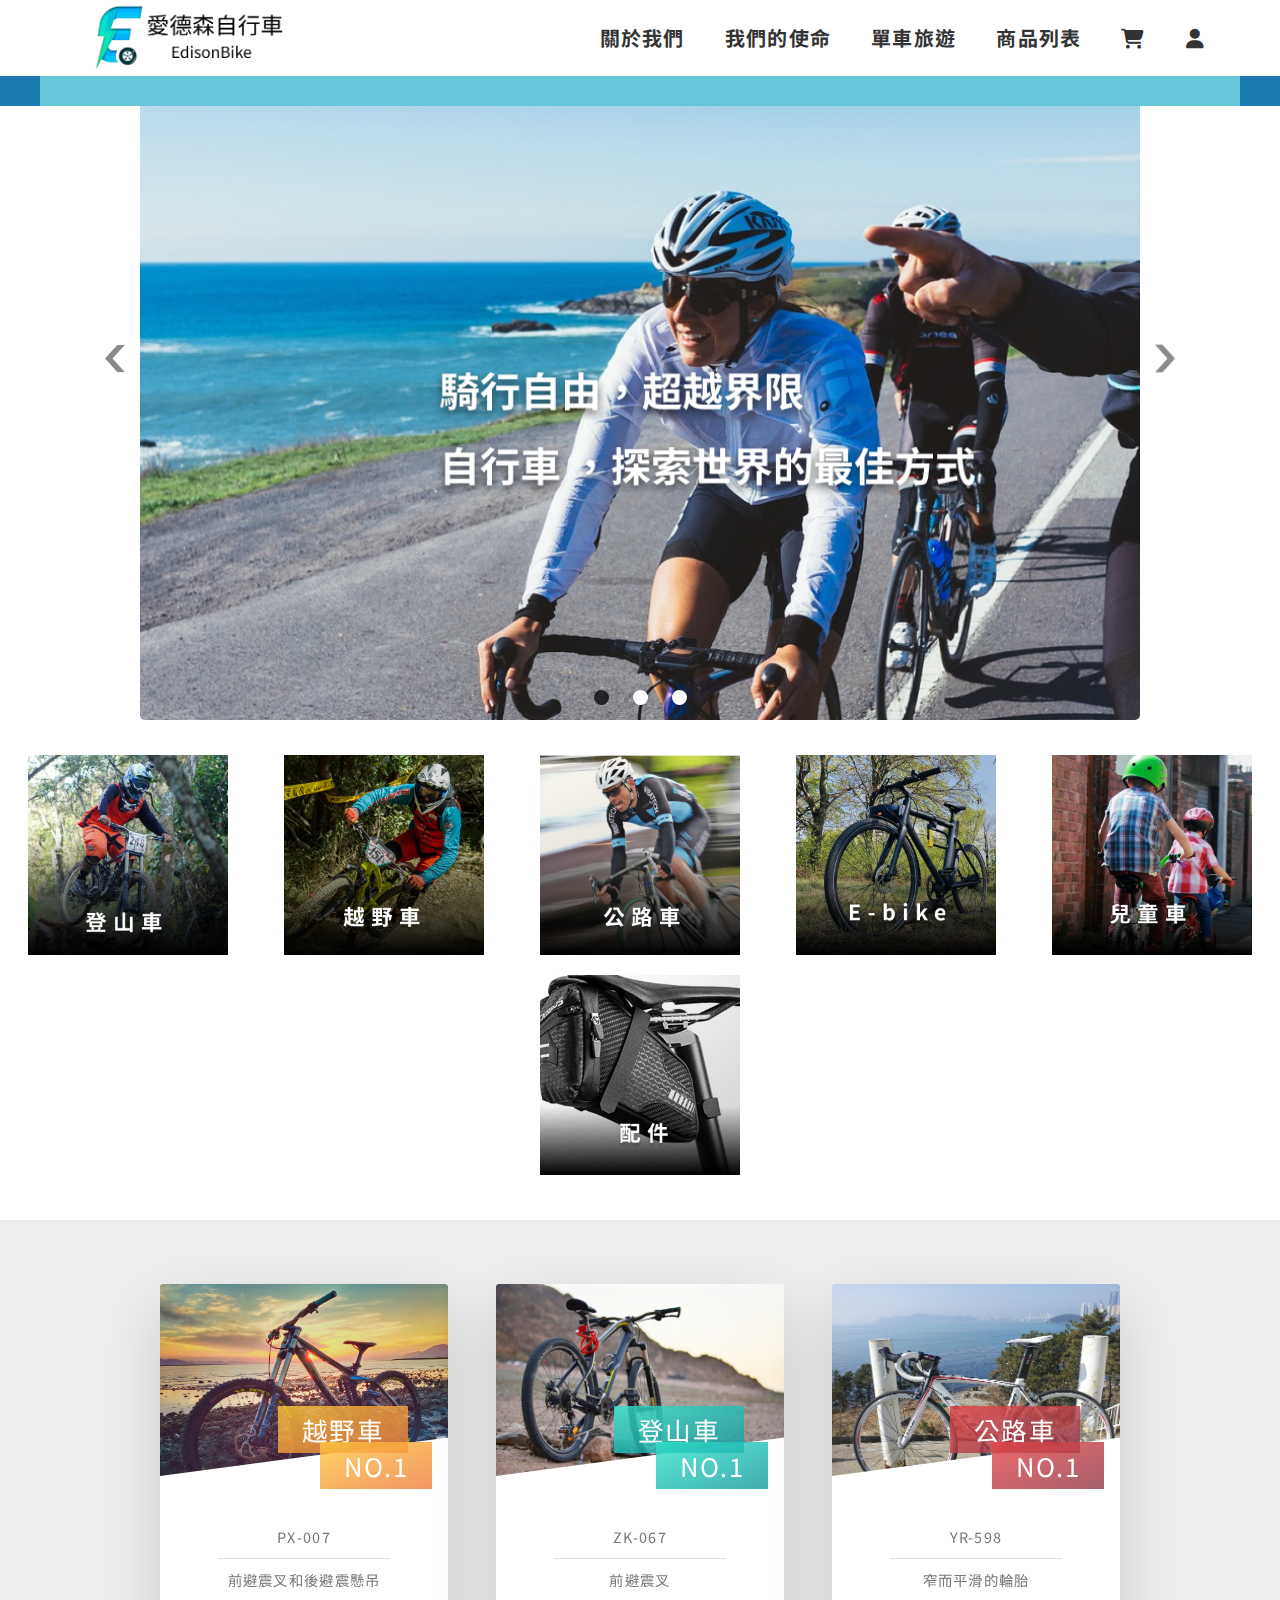
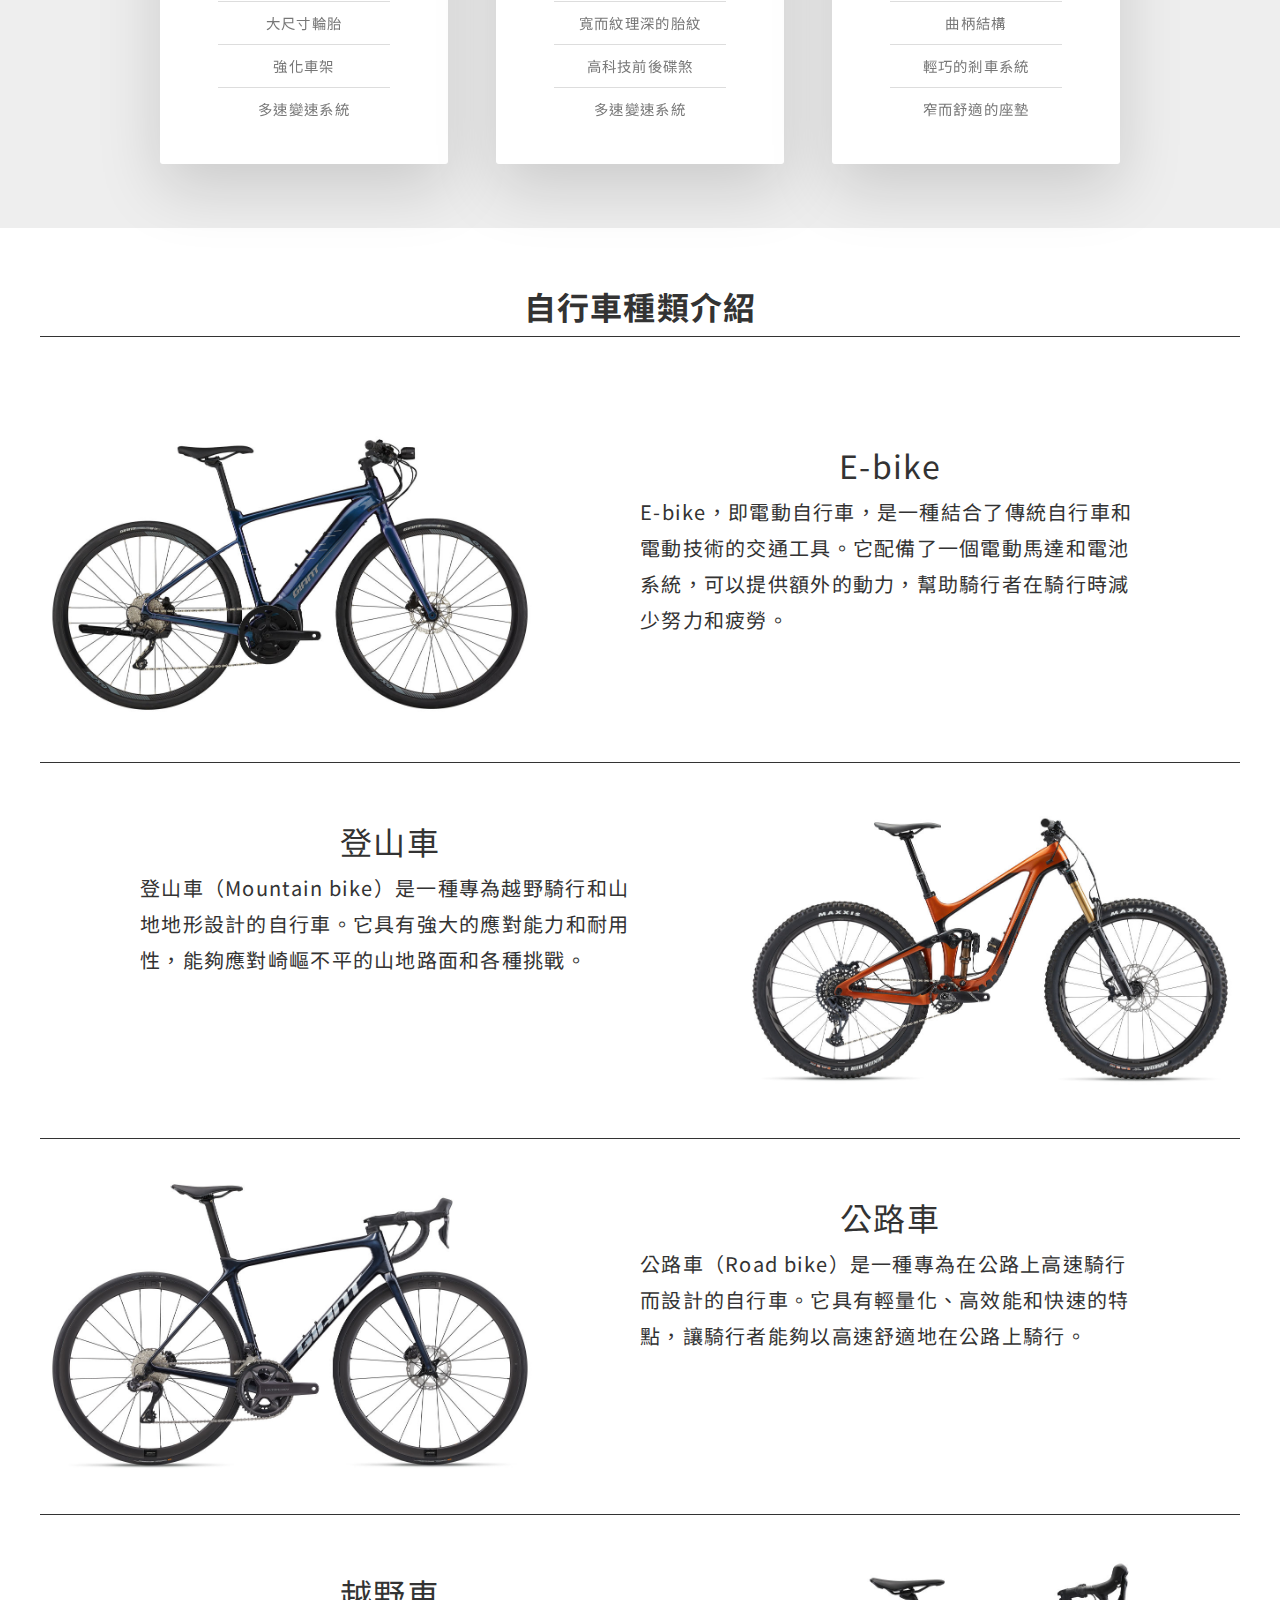
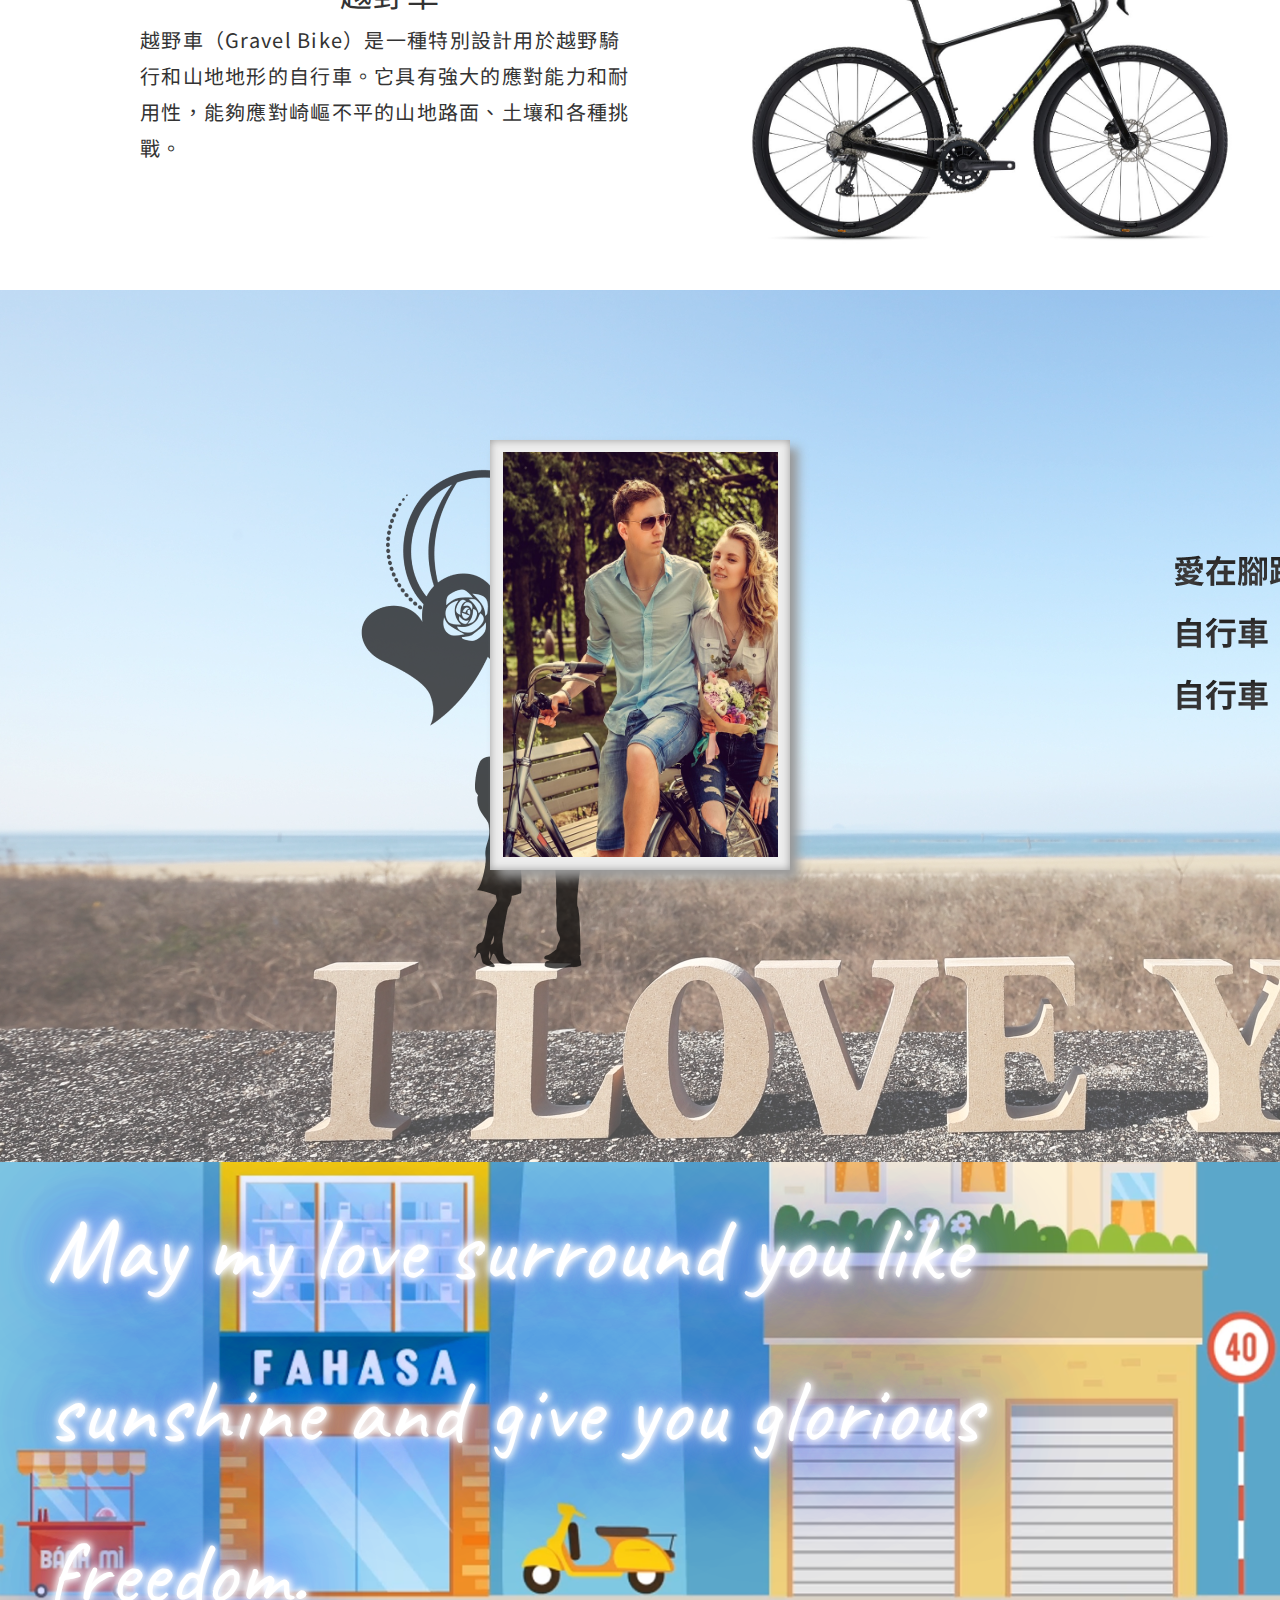
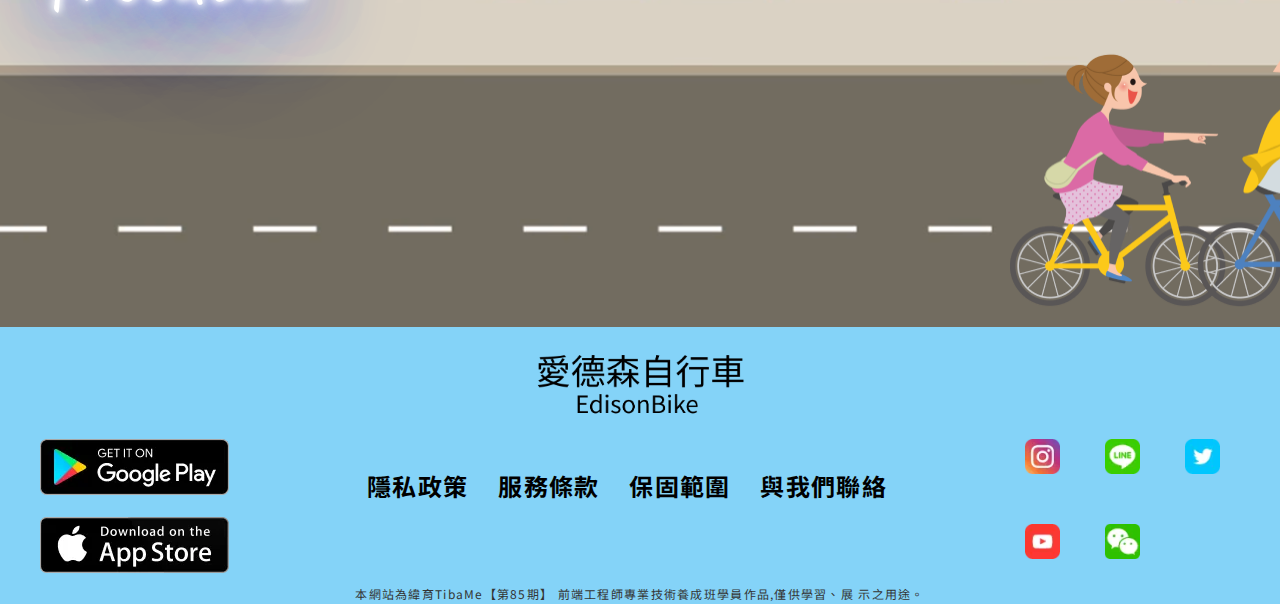
<file: EdisonBikeWebsite/index.html>
<!DOCTYPE html>
<html lang="en">
<head>
    <meta charset="UTF-8">
    <meta name="viewport" content="width=device-width, initial-scale=1.0">
    <link rel="stylesheet" href="css/MyStyleHeaderFooter.css">
    <link rel="stylesheet" href="css/MyStyleIndex.css">
    <link rel="stylesheet" href="css/MyStyleProductsList.css">
    <link rel="stylesheet" href="css/MyStyleProducts.css">
    <link rel="stylesheet" href="css/MyStyleLoginRegister.css">
    <link rel="stylesheet" href="css/aboutUs.css">
    <link rel="stylesheet" href="css/mission.css">
    <link rel="stylesheet" href="css/travel.css">
    <link rel="stylesheet" href="https://cdnjs.cloudflare.com/ajax/libs/font-awesome/6.4.0/css/all.min.css">
    <link rel="icon" type="image/png" href="img/Eicon.png">
    <title>愛德森自行車首頁</title>
	
</head>

<!--  -->
<style>
</style>

<body>

<!-- header********************************************************************** -->
<header class="header">

<div class="navbar-area">
    <div class="container">
      <nav class="site-navbar">
        <!-- site logo -->
        <!-- <a href="#home" class="site-logo">logo</a> -->
        <div class="logo"><a href="index.html"><img src="img/LOGO.png" alt=""></a></div>
        <!-- site menu/nav -->
        <ul>
          <li><a href="aboutUs.html">關於我們</a></li>
          <li><a href="mission.html">我們的使命</a></li>
          <li><a href="travel.html">單車旅遊</a></li>
          <li><a href="productList.html">商品列表</a></li>
          <li ><a href="productList.html"> <i class="fa-solid fa-cart-shopping" ></i></a></li>
            <li ><a href="login.html"> <i class="fa-solid fa-user" ></i></a></li>
        </ul>

        <!-- nav-toggler for mobile version only -->
        <button class="nav-toggler">
          <span></span>
        </button>
      </nav>
    </div>
  </div><!-- navbar-area end -->



  <div class="outer2">
    <div class="top2">
    </div>
    </div>

<script src="js/header.js"></script>

</header>


<!-- 首頁第一層倫波圖********************************************************************** -->


<div class="carousel">
    <button class="carousel__button carousel__button--left"> <!-- __ means child-->
        <img src="img/768px-Chevron_left.svg.png">
    </button>
    <div class="carousel__track-container">
        <ul class="carousel__track">
            <li class="carousel__slide current-slide">
                   <img class="carousel__image" src="img/M1.png" alt="Image 1">

            </li>

            <!-- <li class="carousel__slide current-slide">
                <picture>
                    <source srcset="img/M1S1.png" media="(max-width: 414px)">
                   <img class="" src="img/M1.png" alt="Image 1">
                 </picture>

            </li> -->


            <li class="carousel__slide">
                <img class="carousel__image" src="img/M2.png" alt="Image 2">
            </li>
            <li class="carousel__slide">
                <img class="carousel__image" src="img/M3.png" alt="Image 3">
            </li>
            <!-- <li class="carousel__slide">
                <img class="carousel__image" src="http://i.huffpost.com/gadgets/slideshows/408304/slide_408304_5119498_free.jpg" alt="Image 4">
            </li>
            <li class="carousel__slide">
                <img class="carousel__image" src="https://s-i.huffpost.com/gadgets/slideshows/408304/slide_408304_5119508_free.jpg" alt="Image 5">
            </li>
            <li class="carousel__slide">
                <img class="carousel__image school-talks-img-6" src="http://3.bp.blogspot.com/-_mB2gHAo2Yg/U4cEDreArmI/AAAAAAAAHn8/FOxJ-D-ABwo/s1600/pallas-cat-pet-awsome.jpg" alt="Image 6">
            </li> -->
        </ul>
        <div class="carousel__nav">  
            <button class="carousel__indicator current-slide"></button>
            <button class="carousel__indicator"></button>
            <button class="carousel__indicator"></button>
            <!-- <button class="carousel__indicator"></button>
            <button class="carousel__indicator"></button>
            <button class="carousel__indicator"></button> -->
        </div>
    </div>
    <button class="carousel__button carousel__button--right"> <!-- -- means modifier-->
        <img src="img/Chevron_right.svg.png" alt="right icon">
    </button>


</div>


<script src="js/JavaScript image carousel - responsive.js"></script>





<!-- 首頁第二層********************************************************************** -->

<div class="twoFloor">
    <div class="twoFloor1C">
        <ul class="twoFloor1D">

            <li ><a href="#"><img src="img/BBBBB01.png" alt=""></a></li>
            <li ><a href="#"><img src="img/BBBBB02.png" alt=""></a></li>
            <li ><a href="#"><img src="img/BBBBB03.png" alt=""></a></li>
            <li ><a href="#"><img src="img/BBBBB04.png" alt=""></a></li>
            <li ><a href="#"><img src="img/BBBBB05.png" alt=""></a></li>
            <li ><a href="#"><img src="img/BBBBB06.png"  alt=""></a></li>
        </ul>

    </div>


    <!-- <div class="twoFloor2C">
        <ul class="twoFloor2D">
          
        </ul>

    </div>
</div> -->


<!-- 首頁第三層********************************************************************** -->

<section class="pricing">
    <div class="row">
      <div class="col-1-of-3">
        <div class="card">
          <div class="card__side card__side--front card__side--front-1">
            <div class="card__pic card__pic--1"></div>
            <h4 class="card__heading">
              <span class="card__h-span-1">越野車NO.1</span>
            </h4>
            <div class="card__details">
              <ul>
                <li>PX-007</li>
                <li>前避震叉和後避震懸吊</li>
                <li>大尺寸輪胎</li>
                <li>強化車架</li>
                <li>多速變速系統</li>
              </ul>
            </div>
          </div>
          <div class="card__side card__side--back card__side--back-1">
            <div class="card__side2-content">
              <h4 class="card__price">
                <p class="card__price-only">特價</p> 
                <p class="card__price-value">NT$7777</p>
              </h4>
              <a href="" class="btn btn--white">購買</a>
            </div>
          </div>
        </div>
      </div>
      
      <div class="col-1-of-3">
        <div class="card">
          <div class="card__side card__side--front card__side--front-1">
            <div class="card__pic card__pic--2"></div>
            <h4 class="card__heading">
              <span class="card__h-span-2">登山車NO.1</span>
            </h4>
            <div class="card__details">
              <ul>
                <li>ZK-067</li>
                <li>前避震叉</li>
                <li>寬而紋理深的胎紋</li>
                <li>高科技前後碟煞</li>
                <li>多速變速系統</li>
              </ul>
            </div>
          </div>
          <div class="card__side card__side--back card__side--back-2">
            <div class="card__side2-content">
              <h4 class="card__price">
                <p class="card__price-only">特價</p> 
                <p class="card__price-value">NT$8888</p>
              </h4>
              <a href="" class="btn btn--white">購買</a>
            </div>
          </div>
        </div>
      </div>
      
      <div class="col-1-of-3">
        <div class="card">
          <div class="card__side card__side--front card__side--front-1">
            <div class="card__pic card__pic--3"></div>
            <h4 class="card__heading">
              <span class="card__h-span-3">公路車NO.1</span>
            </h4>
            <div class="card__details">
              <ul>
                <li>YR-598</li>
                <li>窄而平滑的輪胎</li>
                <li>曲柄結構</li>
                <li>輕巧的剎車系統</li>
                <li>窄而舒適的座墊</li>
              </ul>
            </div>
          </div>
          <div class="card__side card__side--back card__side--back-3">
            <div class="card__side2-content">
              <h4 class="card__price">
                <p class="card__price-only">特價</p> 
                <p class="card__price-value">NT$9999</p>
              </h4>
              <a href="" class="btn btn--white">購買</a>
            </div>
          </div>
        </div>
      </div>












      
    </div>
  </section>

<!-- 首頁第五層********************************************************************** -->
<div class="fiveFloor">
    <div class="fiveIntro">自行車種類介紹</div>

    <div class="EBike">
        <img src="img/FastRoad E+.jpg" alt="">
        <div class="EBikeWord">
            <div class="EBikeWord01">  E-bike </div>
            <div class="EBikeWord02">  E-bike，即電動自行車，是一種結合了傳統自行車和電動技術的交通工具。它配備了一個電動馬達和電池系統，可以提供額外的動力，幫助騎行者在騎行時減少努力和疲勞。 </div>
        </div>
    </div>

    <div class="MountainBike">
      
        <div class="MountainBikeWord">
            <div class="MountainBikeWord01"> 登山車 </div>
            <div class="MountainBikeWord02"> 登山車（Mountain bike）是一種專為越野騎行和山地地形設計的自行車。它具有強大的應對能力和耐用性，能夠應對崎嶇不平的山地路面和各種挑戰。</div>
        </div>
        <img src="img/ReignAdvancedPRO.jpg" alt="">
    </div>

    <div class="RoadBike">
        <img src="img/MY23TCRAdvancedPro0Disc.jpg" alt="">
        <div class="RoadBikeWord">
            <div class="RoadBikeWord01">公路車</div>
            <div class="RoadBikeWord02">公路車（Road bike）是一種專為在公路上高速騎行而設計的自行車。它具有輕量化、高效能和快速的特點，讓騎行者能夠以高速舒適地在公路上騎行。</div>
        </div>
    </div>

    <div class="GravelBike">
       
        <div class="GravelBikeWord">
            <div class="GravelBikeWord01">越野車</div>
            <div class="GravelBikeWord02">越野車（Gravel Bike）是一種特別設計用於越野騎行和山地地形的自行車。它具有強大的應對能力和耐用性，能夠應對崎嶇不平的山地路面、土壤和各種挑戰。</div>
        </div>
        <img src="img/MY22RevoltAdvanced2.jpg" alt="">
    </div>

</div>

<!-- 首頁第六層*卡片********************************************************************* -->



<div class="sixFloor">
   
	<div id="card0">
        <div id="card">
        <div id="cover"></div>
        <div id="inside"><img src="img/rose02.png"></div>
        </div>
        </div>
        


</div>




<script src="https://code.jquery.com/jquery-3.0.0.js" 
			integrity="sha256-jrPLZ+8vDxt2FnE1zvZXCkCcebI/C8Dt5xyaQBjxQIo=" crossorigin="anonymous"></script>
<script>
$(document).ready(init);
function init(){
    $("#card").click(filpHandler);
}
function filpHandler(){
    $("#card").toggleClass("flip");
}
</script>




  


<!-- 首頁第七層*自動單車********************************************************************* -->



  <div class="lovewithbike">
    
    <div class="anim1">
        <div class="lovewithbikeWord01">May my love surround you like sunshine and give you glorious freedom.</div>
        <img src="img/lovebike2.png" alt="" class="car1">

    </div>

</div>











<!-- Footer********************************************************************** -->
<footer class="footer">
  <div class="LOGOword"><a href="index.html"><img src="img/LOGOword.png" alt=""></a></div>
  <div class="footerDiv"> 

    <div class="media"><a href="#"><img src="img/APP01.png" alt=""></a></div>
    <ul class="footerword">
       
        <li ><a href="#">隱私政策</a></li>
        <li ><a href="#">服務條款</a></li>
        <li ><a href="#">保固範圍</a></li>
        <li ><a href="#">與我們聯絡</a></li>


    </ul>
    <div class="media"><a href="#"><img src="img/FBIG.png" alt=""></a></div>


   
    </div> 
   
    <div class="GGDFDFDF">   本網站為緯育TibaMe【第85期】
      前端工程師專業技術養成班學員作品,僅供學習、展
      示之用途。</div>
    
</footer>






</body>
</html>
</file>
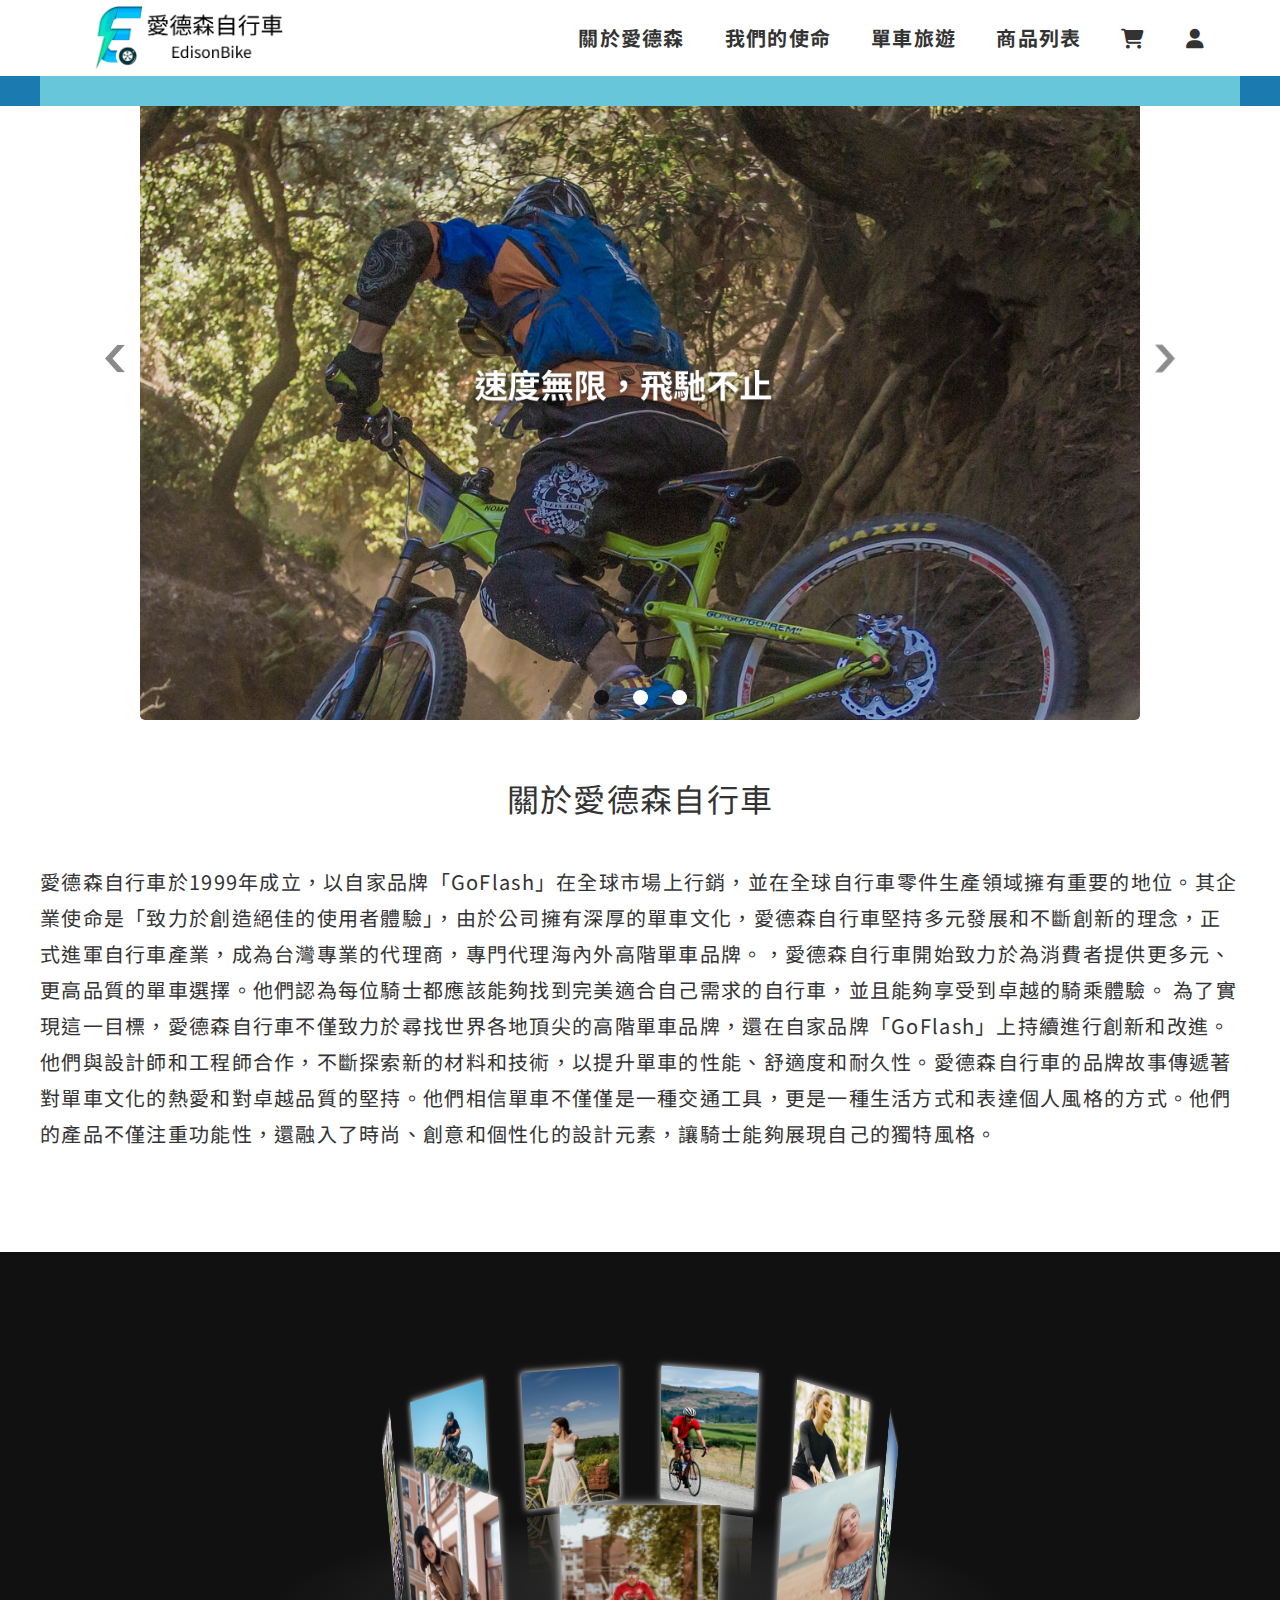
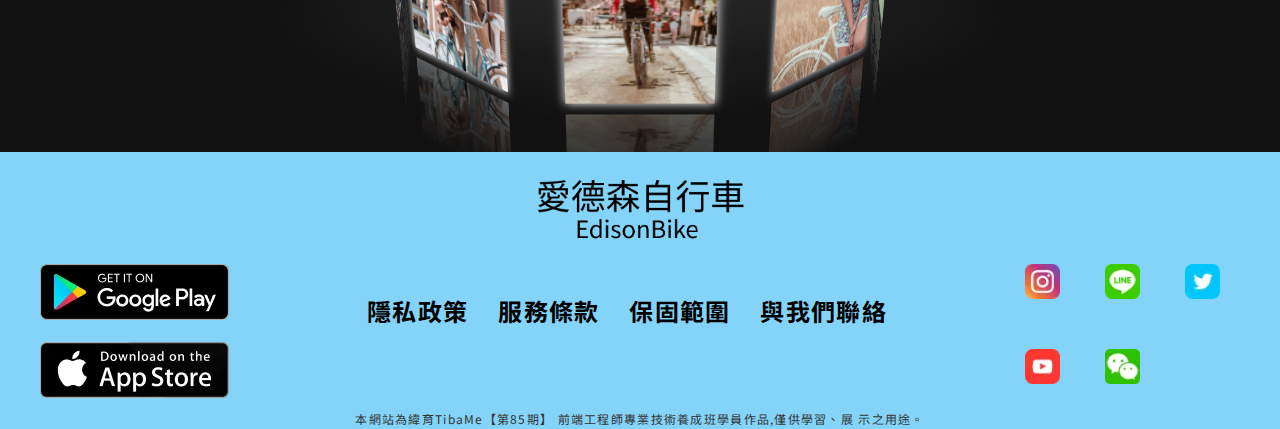
<file: EdisonBikeWebsite/aboutUs.html>
<!DOCTYPE html>
<html lang="en">
<head>
  <meta charset="UTF-8">
  <meta name="viewport" content="width=device-width, initial-scale=1.0">
  <link rel="stylesheet" href="css/MyStyleHeaderFooter.css">
  <link rel="stylesheet" href="css/MyStyleIndex.css">
  <link rel="stylesheet" href="css/MyStyleProductsList.css">
  <link rel="stylesheet" href="css/MyStyleProducts.css">
  <link rel="stylesheet" href="css/MyStyleLoginRegister.css">
  <link rel="stylesheet" href="css/aboutUs.css">
  <link rel="stylesheet" href="css/mission.css">
  <link rel="stylesheet" href="css/travel.css">
  <link rel="stylesheet" href="https://cdnjs.cloudflare.com/ajax/libs/font-awesome/6.4.0/css/all.min.css">
  <link rel="icon" type="image/png" href="img/Eicon.png">
    <title>關於我們</title>
	
</head>

<!--  -->
<style>
</style>

<body>

<!-- header********************************************************************** -->
<header class="header">

    <div class="navbar-area">
        <div class="container">
          <nav class="site-navbar">
            <!-- site logo -->
            <!-- <a href="#home" class="site-logo">logo</a> -->
            <div class="logo"><a href="index.html"><img src="img/LOGO.png" alt=""></a></div>
            <!-- site menu/nav -->
            <ul>
              <li><a href="aboutUs.html">關於愛德森</a></li>
              <li><a href="mission.html">我們的使命</a></li>
              <li><a href="travel.html">單車旅遊</a></li>
              <li><a href="productList.html">商品列表</a></li>
              <li ><a href="productList.html"> <i class="fa-solid fa-cart-shopping" ></i></a></li>
                <li ><a href="login.html"> <i class="fa-solid fa-user" ></i></a></li>
            </ul>
    
            <!-- nav-toggler for mobile version only -->
            <button class="nav-toggler">
              <span></span>
            </button>
          </nav>
        </div>
      </div><!-- navbar-area end -->
    
    
    
      <div class="outer2">
        <div class="top2">
        </div>
        </div>
    
    <script src="js/header.js"></script>
    
    
    
    
    </header>

<!-- 關於我們********************************************************************** -->


<div class="carousel2">
  <button class="carousel__button carousel__button--left"> <!-- __ means child-->
      <img src="img/768px-Chevron_left.svg.png">
  </button>
  <div class="carousel__track-container">
      <ul class="carousel__track">
          <li class="carousel__slide2 current-slide">
                 <img class="carousel__image" src="img/abouP (1).png" alt="Image 1">

          </li>

          <!-- <li class="carousel__slide current-slide">
              <picture>
                  <source srcset="img/M1S1.png" media="(max-width: 414px)">
                 <img class="" src="img/M1.png" alt="Image 1">
               </picture>

          </li> -->


          <li class="carousel__slide2">
              <img class="carousel__image" src="img/abouP (2).png" alt="Image 2">
          </li>
          <li class="carousel__slide2">
              <img class="carousel__image" src="img/abouP (3).png" alt="Image 3">
          </li>
          <!-- <li class="carousel__slide">
              <img class="carousel__image" src="http://i.huffpost.com/gadgets/slideshows/408304/slide_408304_5119498_free.jpg" alt="Image 4">
          </li>
          <li class="carousel__slide">
              <img class="carousel__image" src="https://s-i.huffpost.com/gadgets/slideshows/408304/slide_408304_5119508_free.jpg" alt="Image 5">
          </li>
          <li class="carousel__slide">
              <img class="carousel__image school-talks-img-6" src="http://3.bp.blogspot.com/-_mB2gHAo2Yg/U4cEDreArmI/AAAAAAAAHn8/FOxJ-D-ABwo/s1600/pallas-cat-pet-awsome.jpg" alt="Image 6">
          </li> -->
      </ul>
      <div class="carousel__nav">  
          <button class="carousel__indicator2 current-slide"></button>
          <button class="carousel__indicator2"></button>
          <button class="carousel__indicator2"></button>
          <!-- <button class="carousel__indicator"></button>
          <button class="carousel__indicator"></button>
          <button class="carousel__indicator"></button> -->
      </div>
  </div>
  <button class="carousel__button carousel__button--right"> <!-- -- means modifier-->
      <img src="img/Chevron_right.svg.png" alt="right icon">
  </button>


</div>


<script src="js/JavaScript image carousel - responsive.js"></script>





<div class="aboustext00">

<div class="aboustext01">關於愛德森自行車</div>
<br>
<div class="aboustext02">愛德森自行車於1999年成立，以自家品牌「GoFlash」在全球市場上行銷，並在全球自行車零件生產領域擁有重要的地位。其企業使命是「致力於創造絕佳的使用者體驗」，由於公司擁有深厚的單車文化，愛德森自行車堅持多元發展和不斷創新的理念，正式進軍自行車產業，成為台灣專業的代理商，專門代理海內外高階單車品牌。，愛德森自行車開始致力於為消費者提供更多元、更高品質的單車選擇。他們認為每位騎士都應該能夠找到完美適合自己需求的自行車，並且能夠享受到卓越的騎乘體驗。
    為了實現這一目標，愛德森自行車不僅致力於尋找世界各地頂尖的高階單車品牌，還在自家品牌「GoFlash」上持續進行創新和改進。他們與設計師和工程師合作，不斷探索新的材料和技術，以提升單車的性能、舒適度和耐久性。愛德森自行車的品牌故事傳遞著對單車文化的熱愛和對卓越品質的堅持。他們相信單車不僅僅是一種交通工具，更是一種生活方式和表達個人風格的方式。他們的產品不僅注重功能性，還融入了時尚、創意和個性化的設計元素，讓騎士能夠展現自己的獨特風格。</div>


  </div>



<!-- 首頁第6.5層*奇怪卡片********************************************************************* -->



<div class="CARD65">
<div id="drag-container">
    <div id="spin-container">
      


      <img src="img/PPP (1).jpg" alt="">
      <img src="img/Beautiful girls with bicycle Stock Photo 1.png" alt="">
      <img src="img/PPP (2).jpg" alt="">
      <img src="img/beauty01 (1).png" alt="">
      <img src="img/PPP (3).jpg" alt="">
      <img src="img/PPP09.jpeg" alt="">
      <img src="img/PPP06.jpeg" alt="">
      <img src="img/1107273_l.jpg" alt="">
      <img src="img/PPP08.jpeg" alt="">

      <p>自由騎行</p>
    </div>
    <div id="ground"></div>
  </div>
  
  <div id="music-container"></div>

</div>

  <script src="js/6.5CARD.js"></script>


































<!-- Footer********************************************************************** -->
<footer class="footer">
  <div class="LOGOword"><a href="index.html"><img src="img/LOGOword.png" alt=""></a></div>
  <div class="footerDiv"> 

    <div class="media"><a href="#"><img src="img/APP01.png" alt=""></a></div>
    <ul class="footerword">
       
        <li ><a href="#">隱私政策</a></li>
        <li ><a href="#">服務條款</a></li>
        <li ><a href="#">保固範圍</a></li>
        <li ><a href="#">與我們聯絡</a></li>


    </ul>
    <div class="media"><a href="#"><img src="img/FBIG.png" alt=""></a></div>

    </div> 
    <div class="GGDFDFDF">   本網站為緯育TibaMe【第85期】
      前端工程師專業技術養成班學員作品,僅供學習、展
      示之用途。</div>
</footer>
  
  
  
  
  
  
  
  </body>
  </html>
</file>
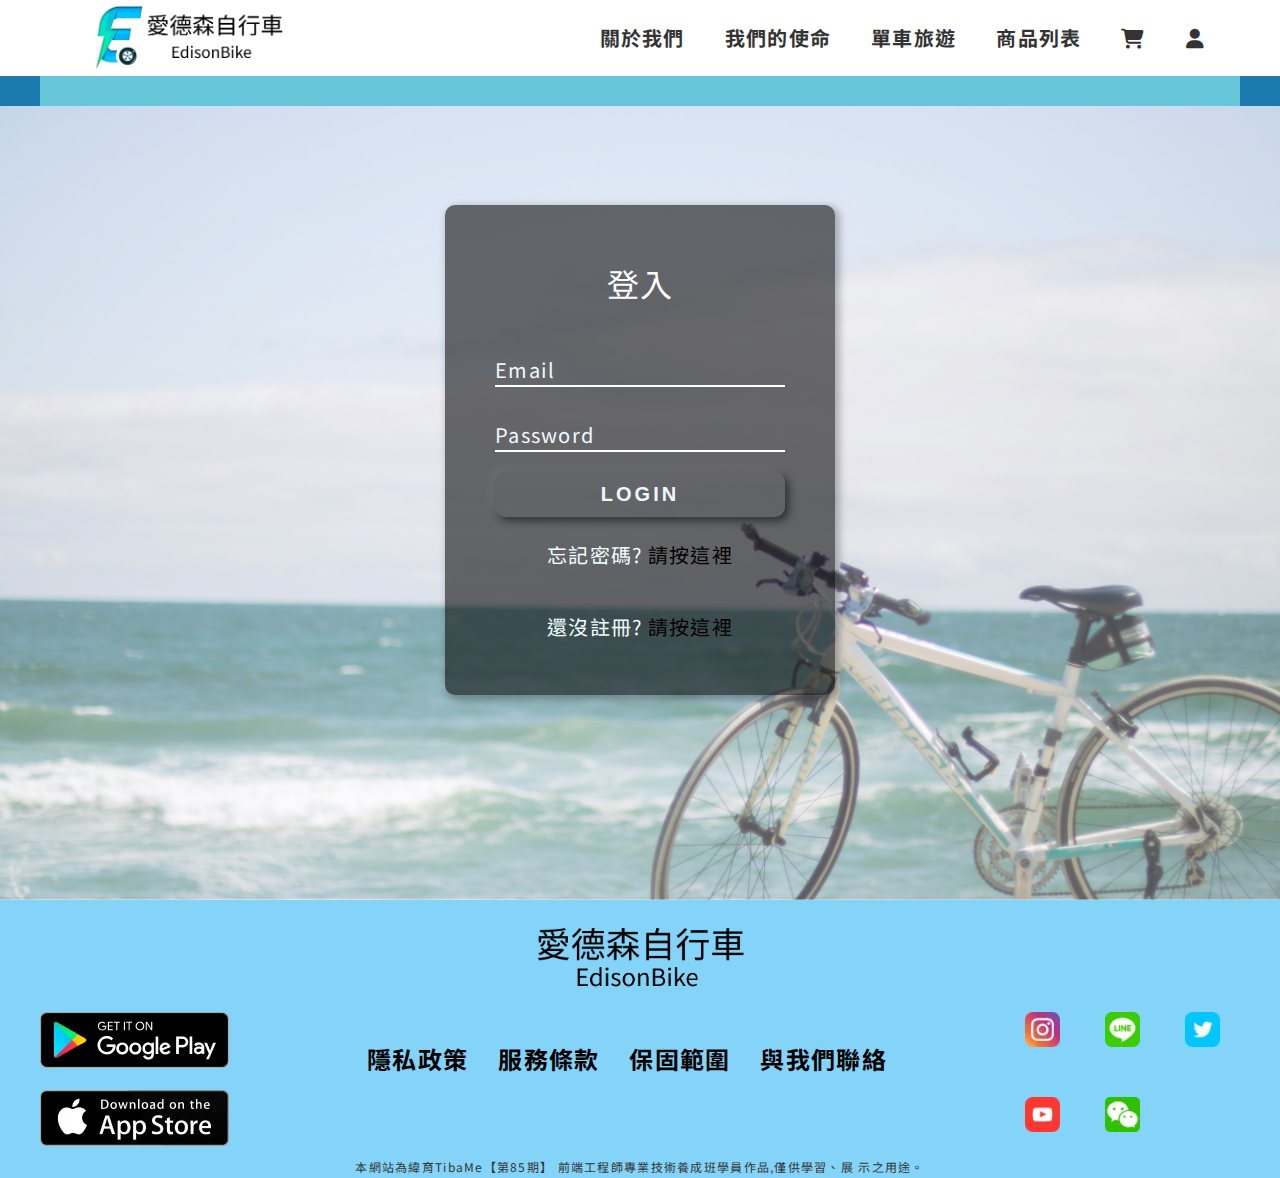
<file: EdisonBikeWebsite/login.html>
<!DOCTYPE html>
<html lang="en">
<head>
  <meta charset="UTF-8">
  <meta name="viewport" content="width=device-width, initial-scale=1.0">
  <link rel="stylesheet" href="css/MyStyleHeaderFooter.css">
  <link rel="stylesheet" href="css/MyStyleIndex.css">
  <link rel="stylesheet" href="css/MyStyleProductsList.css">
  <link rel="stylesheet" href="css/MyStyleProducts.css">
  <link rel="stylesheet" href="css/MyStyleLoginRegister.css">
  <link rel="stylesheet" href="css/aboutUs.css">
  <link rel="stylesheet" href="css/mission.css">
  <link rel="stylesheet" href="css/travel.css">
  <link rel="stylesheet" href="https://cdnjs.cloudflare.com/ajax/libs/font-awesome/6.4.0/css/all.min.css">
  <link rel="icon" type="image/png" href="img/Eicon.png">
    <title>登入</title>
	
</head>

<!--  -->
<style>
</style>

<body>

<!-- header********************************************************************** -->
<header class="header">

<div class="navbar-area">
    <div class="container">
      <nav class="site-navbar">
        <!-- site logo -->
        <!-- <a href="#home" class="site-logo">logo</a> -->
        <div class="logo"><a href="index.html"><img src="img/LOGO.png" alt=""></a></div>
        <!-- site menu/nav -->
        <ul>
          <li><a href="aboutUs.html">關於我們</a></li>
          <li><a href="mission.html">我們的使命</a></li>
          <li><a href="travel.html">單車旅遊</a></li>
          <li><a href="productList.html">商品列表</a></li>
          <li ><a href="productList.html"> <i class="fa-solid fa-cart-shopping" ></i></a></li>
            <li ><a href="login.html"> <i class="fa-solid fa-user" ></i></a></li>
        </ul>

        <!-- nav-toggler for mobile version only -->
        <button class="nav-toggler">
          <span></span>
        </button>
      </nav>
    </div>
  </div><!-- navbar-area end -->



  <div class="outer2">
    <div class="top2">
    </div>
    </div>

<script src="js/header.js"></script>




</header>

<!-- login********************************************************************** -->
<!-- <div class="loginOuter">

    <div class="glass01">

        <div class="loginbig">

            <div class="loginword">登入login</div>
       
            <br>
              
                    <p>
                        <label>電子信箱: </label>
                        <input class='account01'name='id' required value=''>
                    </p>	

                    <p>
                        <label>密碼輸入: </label>
                        <input class='password01' name='password' type="password" required value=''>
                        
                    </p>
                

                        <br>
                    <input class='inp01' type="submit" value="登入">
            		<input class='inp02' type="submit" value="忘記密碼">
                   <button class='inp03'><a href="register.html" >註冊</a></button>
                    		    
        </div>
    </div>
</div> -->

<div class="log222">
<div class="form">
  <div class="logword333">登入</div>
  <div class="inputGroup">
      <input type="text" required>
      <label for="">Email</label>
  </div>
  <div class="inputGroup">
      <input type="password" required>
      <label for="">Password</label>
  </div>
  <div class="inputGroup">
      <input type="submit" value="Login">
  </div>
  <p>忘記密碼? <a class="push01" href="#">請按這裡</a></p>
  <br>
  <p>還沒註冊? <a class="push01" href="register.html">請按這裡</a></p>
</div>
</div>










<!-- Footer********************************************************************** -->
<footer class="footer">
    <div class="LOGOword"><a href="index.html"><img src="img/LOGOword.png" alt=""></a></div>
    <div class="footerDiv"> 
  
      <div class="media"><a href="#"><img src="img/APP01.png" alt=""></a></div>
      <ul class="footerword">
         
          <li ><a href="#">隱私政策</a></li>
          <li ><a href="#">服務條款</a></li>
          <li ><a href="#">保固範圍</a></li>
          <li ><a href="#">與我們聯絡</a></li>
  
  
      </ul>
      <div class="media"><a href="#"><img src="img/FBIG.png" alt=""></a></div>
  
      </div> 
      <div class="GGDFDFDF">   本網站為緯育TibaMe【第85期】
        前端工程師專業技術養成班學員作品,僅供學習、展
        示之用途。</div>
  </footer>
  
  
  
  
  
  
  
  </body>
  </html>
</file>
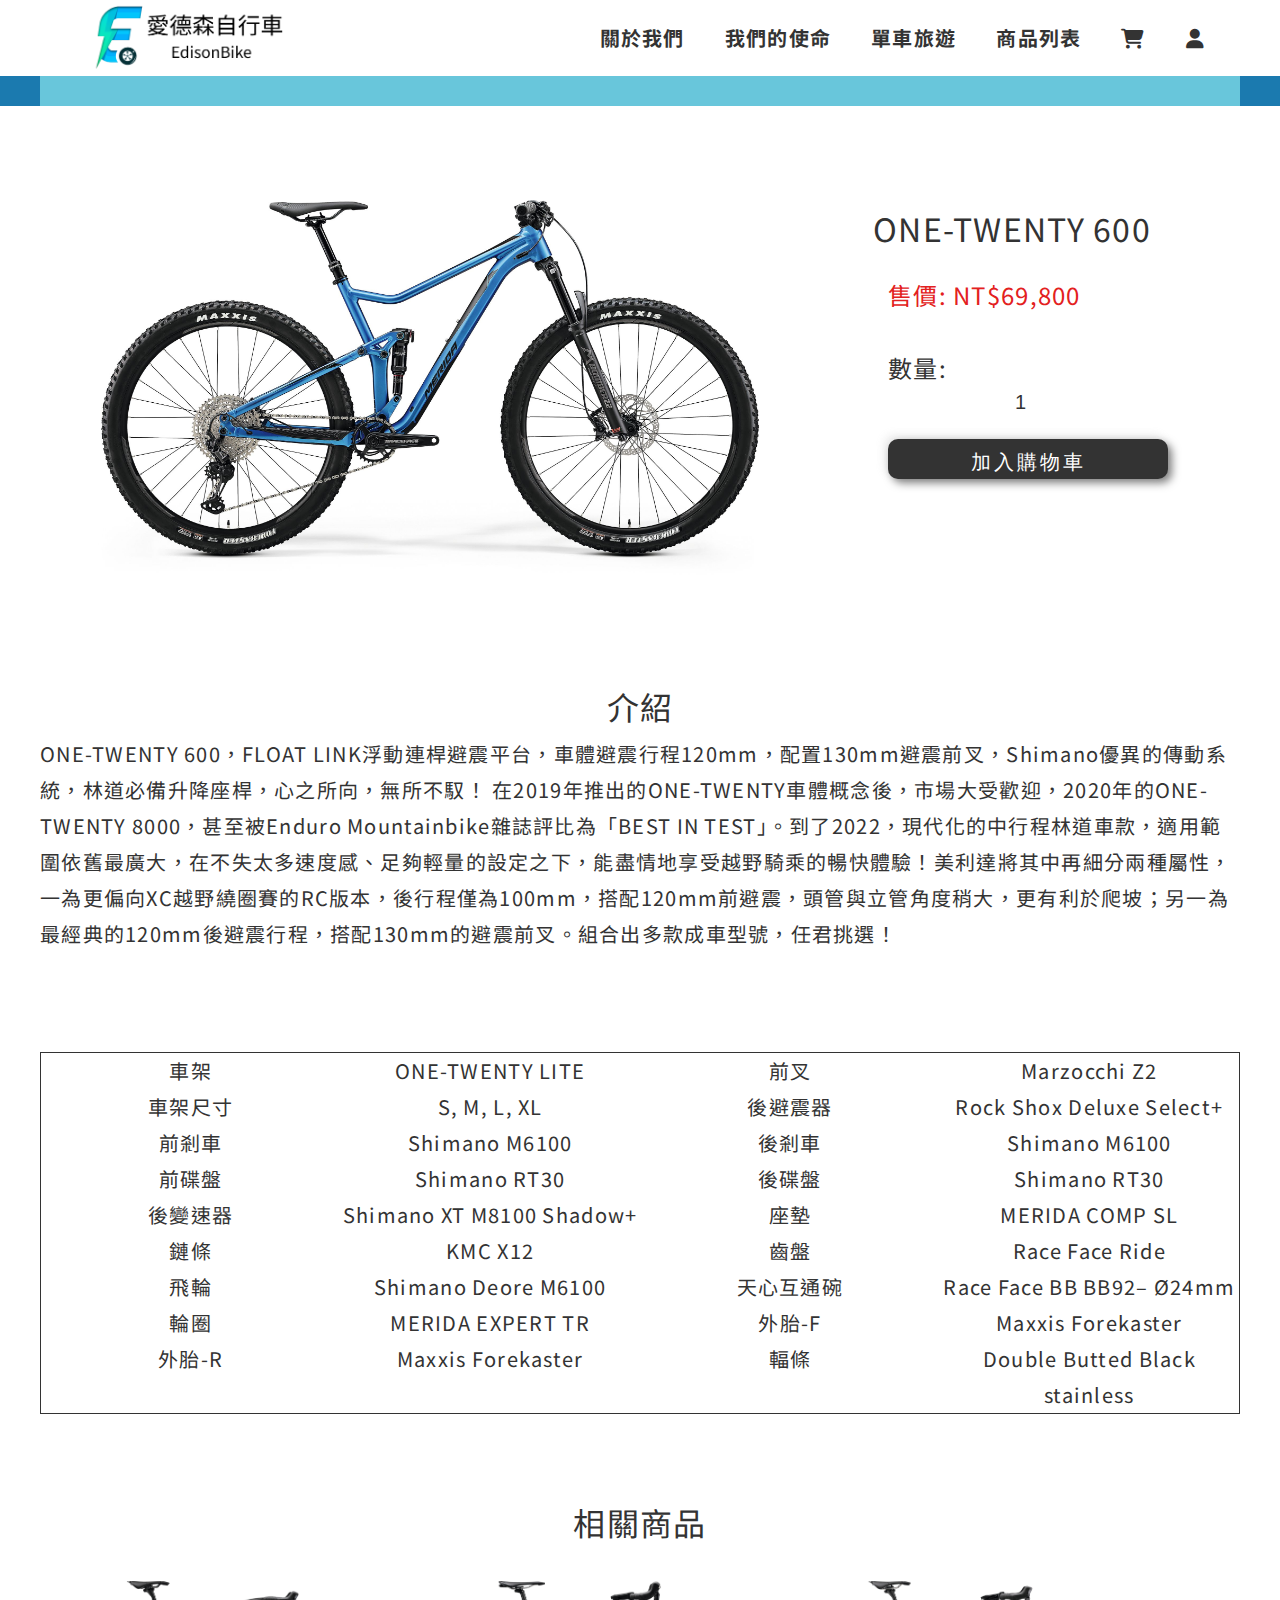
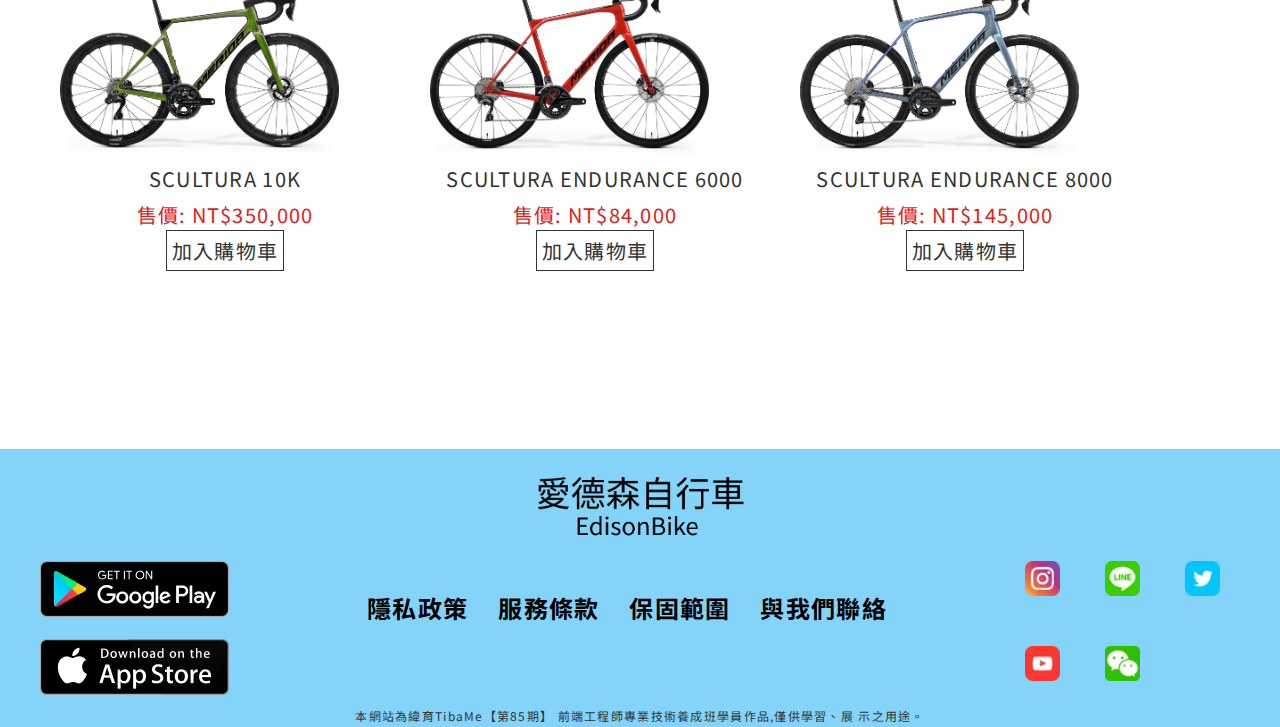
<file: EdisonBikeWebsite/product.html>
<!DOCTYPE html>
<html lang="en">
<head>
    <meta charset="UTF-8">
    <meta name="viewport" content="width=device-width, initial-scale=1.0">
    <link rel="stylesheet" href="css/MyStyleHeaderFooter.css">
    <link rel="stylesheet" href="css/MyStyleIndex.css">
    <link rel="stylesheet" href="css/MyStyleProductsList.css">
    <link rel="stylesheet" href="css/MyStyleProducts.css">
    <link rel="stylesheet" href="css/MyStyleLoginRegister.css">
    <link rel="stylesheet" href="css/aboutUs.css">
    <link rel="stylesheet" href="css/mission.css">
    <link rel="stylesheet" href="css/travel.css">
    <link rel="stylesheet" href="https://cdnjs.cloudflare.com/ajax/libs/font-awesome/6.4.0/css/all.min.css">
    <link rel="icon" type="image/png" href="img/Eicon.png">
    <title>產品</title>
	
</head>

<!--  -->
<style>
</style>

<body>

<!-- header********************************************************************** -->
<header class="header">

    <div class="navbar-area">
        <div class="container">
          <nav class="site-navbar">
            <!-- site logo -->
            <!-- <a href="#home" class="site-logo">logo</a> -->
            <div class="logo"><a href="index.html"><img src="img/LOGO.png" alt=""></a></div>
            <!-- site menu/nav -->
            <ul>
              <li><a href="aboutUs.html">關於我們</a></li>
              <li><a href="mission.html">我們的使命</a></li>
              <li><a href="travel.html">單車旅遊</a></li>
              <li><a href="productList.html">商品列表</a></li>
              <li ><a href="productList.html"> <i class="fa-solid fa-cart-shopping" ></i></a></li>
                <li ><a href="login.html"> <i class="fa-solid fa-user" ></i></a></li>
            </ul>
    
            <!-- nav-toggler for mobile version only -->
            <button class="nav-toggler">
              <span></span>
            </button>
          </nav>
        </div>
      </div><!-- navbar-area end -->
    
    
    
      <div class="outer2">
        <div class="top2">
        </div>
        </div>
    
    <script src="js/header.js"></script>
    
    </header>
    
    
    
    
<!--主要商品第一層********************************************************************** -->



<div class="ProductsMain">

    <img src="img/ONE-TWENTY_600_blublk_MY2022.jpg" alt="">



    <div class="ProductsMainWord">
        <div class="PMW1">ONE-TWENTY 600</div>
        <ul>
       
        <li class="PMW2">售價: NT$69,800</li>


        <li>數量: <input style="font-size:20px;color:#333;width:5em;height:1.5em;text-align:center;" type='number' name='quantity' required
        min='1' max='999' value='1' >						
        <input style="font-size:20px;background-color: #333;color:rgb(255, 255, 255);width:6em;height:2em;" type="submit" value='加入購物車'>
        </li>


    </ul>
    </div>
</div>

<!--主要商品第二層********************************************************************** -->


<div class="aboustext00">
    <div class="aboustext01">介紹</div>

    <div class="aboustext02">ONE-TWENTY 600，FLOAT LINK浮動連桿避震平台，車體避震行程120mm，配置130mm避震前叉，Shimano優異的傳動系統，林道必備升降座桿，心之所向，無所不馭！
        在2019年推出的ONE-TWENTY車體概念後，市場大受歡迎，2020年的ONE-TWENTY 8000，甚至被Enduro Mountainbike雜誌評比為「BEST IN TEST」。到了2022，現代化的中行程林道車款，適用範圍依舊最廣大，在不失太多速度感、足夠輕量的設定之下，能盡情地享受越野騎乘的暢快體驗！美利達將其中再細分兩種屬性，一為更偏向XC越野繞圈賽的RC版本，後行程僅為100mm，搭配120mm前避震，頭管與立管角度稍大，更有利於爬坡；另一為最經典的120mm後避震行程，搭配130mm的避震前叉。組合出多款成車型號，任君挑選！</div>
    
      </div>





<!--主要商品第三層********************************************************************** -->

<table class="list-title00">
    <tr class="list-title">
        <td class="list-no">車架</td>
        <td class="list-t1">ONE-TWENTY LITE</td>
        <td class="list-t2">前叉</td>
        <td class="list-t3">Marzocchi Z2</td>
    </tr>
    <tr>
        <td>車架尺寸</td>
        <td class="list-tl"> S, M, L, XL</td>
        <td>後避震器</td>
        <td>Rock Shox Deluxe Select+</td>
    </tr>
    <tr>
        <td>前剎車</td>
        <td class="list-tl">Shimano M6100</td>
        <td>後剎車</td>
        <td>Shimano M6100</td>
    </tr>
    <tr>
        <td>前碟盤</td>
        <td class="list-tl">Shimano RT30</td>
        <td>後碟盤</td>
        <td>Shimano RT30</td>
    </tr>
    <tr>
        <td>後變速器</td>
        <td class="list-tl">Shimano XT M8100 Shadow+</td>
        <td>座墊</td>
        <td>MERIDA COMP SL</td>
    </tr>
    <tr>
        <td>鏈條</td>
        <td class="list-tl">KMC X12</td>
        <td>齒盤</td>
        <td>Race Face Ride</td>
    </tr>
    <tr>
        <td>飛輪</td>
        <td class="list-tl">Shimano Deore M6100</td>
        <td>天心互通碗</td>
        <td>Race Face BB BB92– Ø24mm</td>
    </tr>
    <tr>
        <td>輪圈</td>
        <td class="list-tl">MERIDA EXPERT TR</td>
        <td>外胎-F</td>
        <td> Maxxis Forekaster</td>
    </tr>
    <tr>
        <td>外胎-R</td>
        <td class="list-tl">Maxxis Forekaster</td>
        <td>輻條</td>
        <td>Double Butted Black stainless</td>
    </tr>
</table>











<!--主要商品第四層********************************************************************** -->
<div class="aboustext00">
    <div class="aboustext01">相關商品</div>
    
      </div>




<!-- <div class="otherpro">
 

    <div class="otherpro2">
        <div class="productListProductsThing01">
            <a href="product.html"> <img src="img/SCULTURA 10K02.jpg" alt=""></a>
            <div class="productListName">SCULTURA 10K</div>
            <div class="productListPrice">售價: NT$350,000</div>
            <a class="productListAddcart" href="">加入購物車</a>
        </div>
    
        <div class="productListProductsThing01">
            <a href="product.html"> <img src="img/SCULTURA ENDURANCE 6000.jpg" alt=""></a>
            <div class="productListName">SCULTURA ENDURANCE 6000 </div>
            <div class="productListPrice">售價: NT$84,000</div>
            <a class="productListAddcart" href="">加入購物車</a>
        </div>
    
    
        <div class="productListProductsThing01">
            <a href="product.html"> <img src="img/SCULTURA ENDURANCE 8000.jpg" alt=""></a>
            <div class="productListName">SCULTURA ENDURANCE 8000 </div>
            <div class="productListPrice">售價: NT$145,000</div>
            <a class="productListAddcart" href="">加入購物車</a>
        </div>

</div>

</div> -->



<div class="productListOuter2">


    <div class="productListProducts">
        

        <div class="productListProductsThing00">
        <ul class="productListProductsThing01">
            <li class="productListProductsThing02"><a href="product.html"> <img src="img/SCULTURA 10K02.jpg" alt=""></a></li>
            <div class="productListName">SCULTURA 10K</div>
            <li class="productListPrice">售價: NT$350,000</li>
            <li><a class="productListAddcart" href="">加入購物車</a></li>
        </ul>
    </div>
    
    
        <div class="productListProductsThing00">
        <ul class="productListProductsThing01">
            <li class="productListProductsThing02"><a href="product.html"> <img src="img/SCULTURA ENDURANCE 6000.jpg" alt=""></a></li>
            <li class="productListName">SCULTURA ENDURANCE 6000 </li>
            <li class="productListPrice">售價: NT$84,000</li>
            <li><a class="productListAddcart" href="">加入購物車</a></li>
        </ul>
    </div>
    
    
        <div class="productListProductsThing00">
        <ul class="productListProductsThing01">
            <li class="productListProductsThing02"> <a href="product.html"> <img src="img/SCULTURA ENDURANCE 8000.jpg" alt=""></a></li>
            <li class="productListName">SCULTURA ENDURANCE 8000 </li>
            <li class="productListPrice">售價: NT$145,000</li>
            <li><a class="productListAddcart" href="">加入購物車</a></li>
        </ul>
    </div>
    
    </div>
    
    
    </div>




























<!-- Footer********************************************************************** -->
<footer class="footer">
    <div class="LOGOword"><a href="index.html"><img src="img/LOGOword.png" alt=""></a></div>
    <div class="footerDiv"> 
  
      <div class="media"><a href="#"><img src="img/APP01.png" alt=""></a></div>
      <ul class="footerword">
         
          <li ><a href="#">隱私政策</a></li>
          <li ><a href="#">服務條款</a></li>
          <li ><a href="#">保固範圍</a></li>
          <li ><a href="#">與我們聯絡</a></li>
  
  
      </ul>
      <div class="media"><a href="#"><img src="img/FBIG.png" alt=""></a></div>
  
      </div> 
      <div class="GGDFDFDF">   本網站為緯育TibaMe【第85期】
        前端工程師專業技術養成班學員作品,僅供學習、展
        示之用途。</div>
  </footer>
</file>
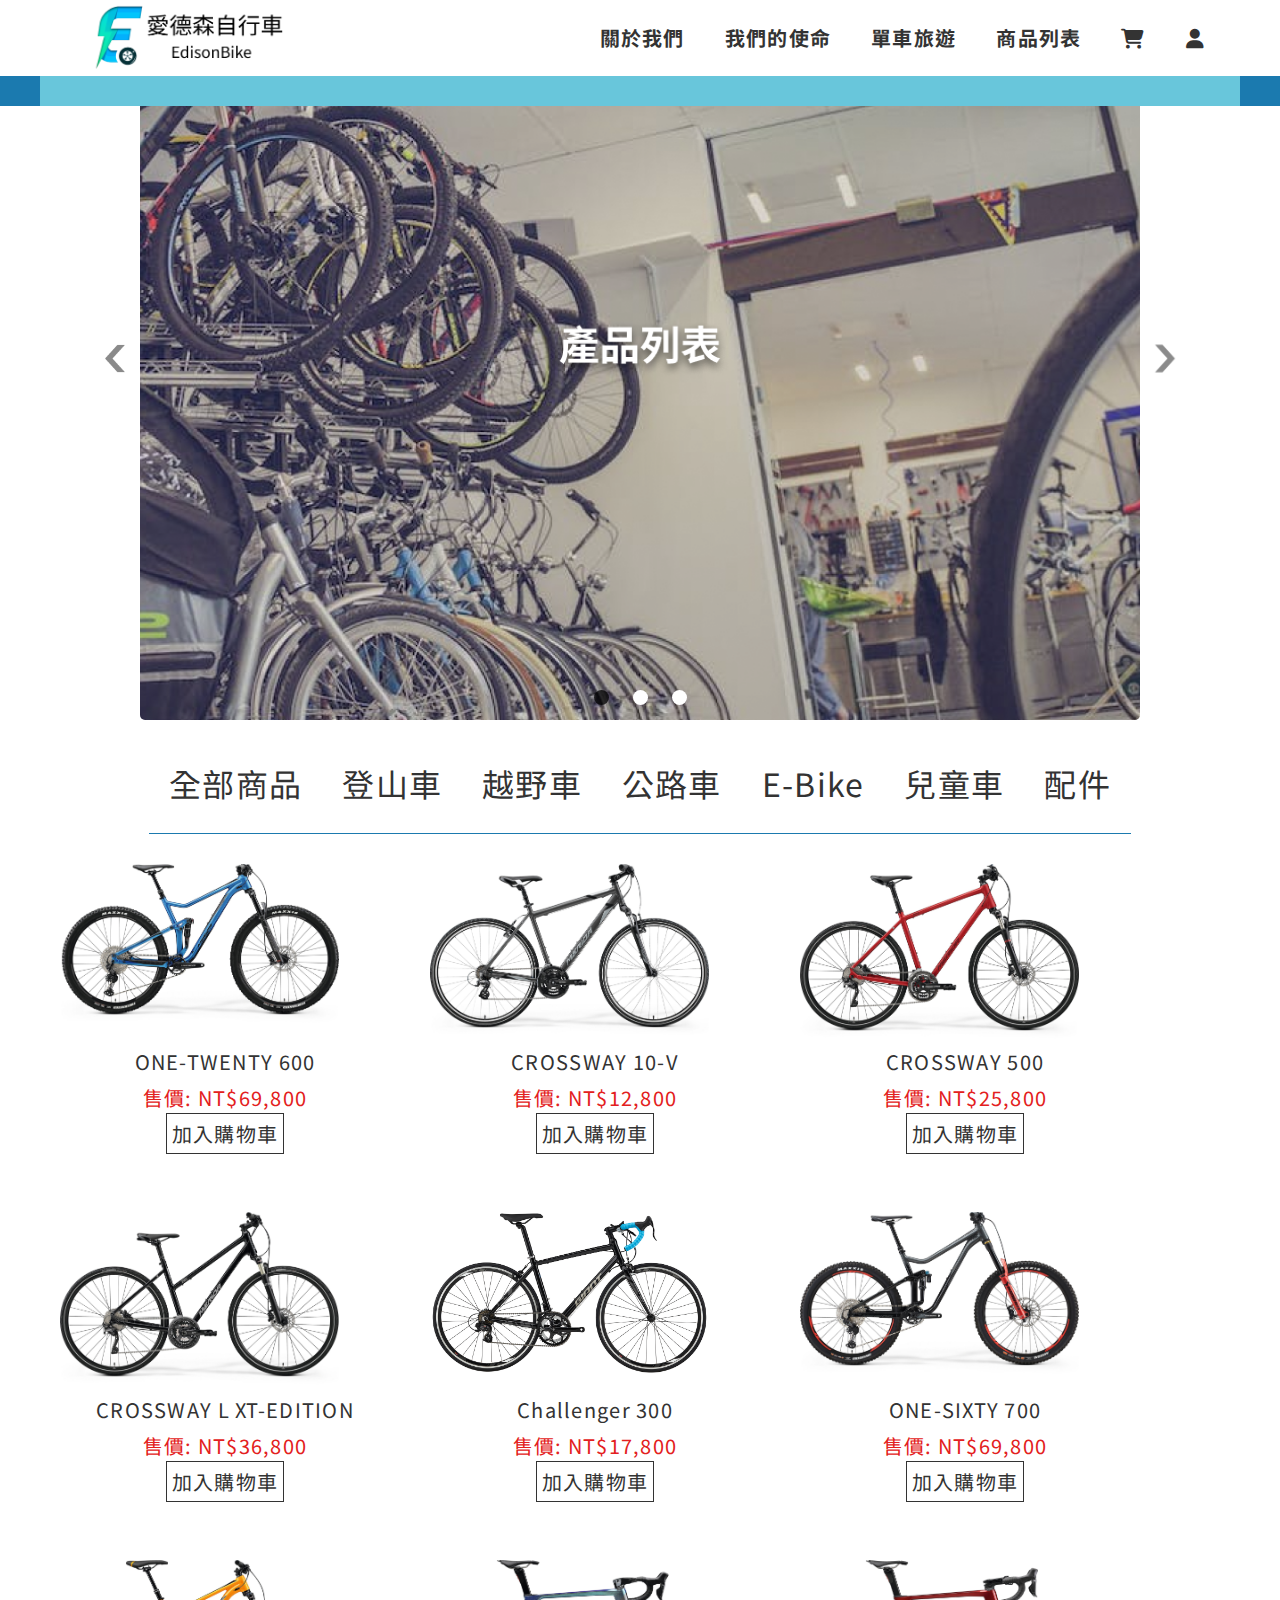
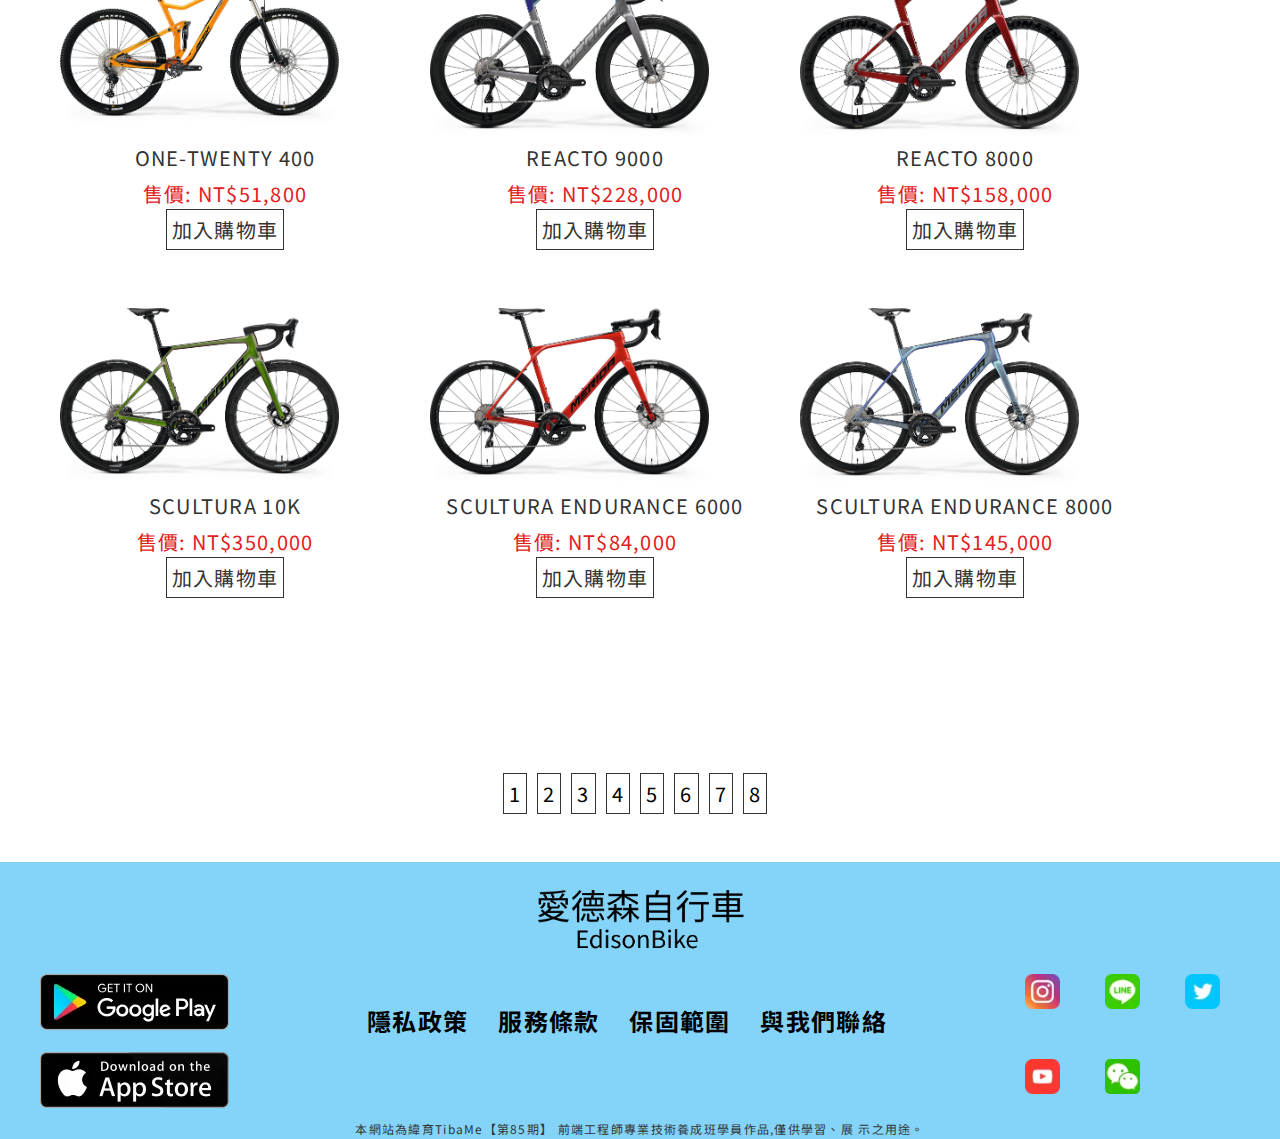
<file: EdisonBikeWebsite/productList.html>
<!DOCTYPE html>
<html lang="en">
<head>
    <meta charset="UTF-8">
    <meta name="viewport" content="width=device-width, initial-scale=1.0">
    <link rel="stylesheet" href="css/MyStyleHeaderFooter.css">
    <link rel="stylesheet" href="css/MyStyleIndex.css">
    <link rel="stylesheet" href="css/MyStyleProductsList.css">
    <link rel="stylesheet" href="css/MyStyleProducts.css">
    <link rel="stylesheet" href="css/MyStyleLoginRegister.css">
    <link rel="stylesheet" href="css/aboutUs.css">
    <link rel="stylesheet" href="css/mission.css">
    <link rel="stylesheet" href="css/travel.css">
    <link rel="stylesheet" href="https://cdnjs.cloudflare.com/ajax/libs/font-awesome/6.4.0/css/all.min.css">
    <link rel="icon" type="image/png" href="img/Eicon.png">
    <title>產品列表</title>
	
</head>

<!--  -->
<style>
</style>

<body>

<!-- header********************************************************************** -->
<header class="header">

    <div class="navbar-area">
        <div class="container">
          <nav class="site-navbar">
            <!-- site logo -->
            <!-- <a href="#home" class="site-logo">logo</a> -->
            <div class="logo"><a href="index.html"><img src="img/LOGO.png" alt=""></a></div>
            <!-- site menu/nav -->
            <ul>
              <li><a href="aboutUs.html">關於我們</a></li>
              <li><a href="mission.html">我們的使命</a></li>
              <li><a href="travel.html">單車旅遊</a></li>
              <li><a href="productList.html">商品列表</a></li>
              <li ><a href="productList.html"> <i class="fa-solid fa-cart-shopping" ></i></a></li>
                <li ><a href="login.html"> <i class="fa-solid fa-user" ></i></a></li>
            </ul>
    
            <!-- nav-toggler for mobile version only -->
            <button class="nav-toggler">
              <span></span>
            </button>
          </nav>
        </div>
      </div><!-- navbar-area end -->
    
    
    
      <div class="outer2">
        <div class="top2">
        </div>
        </div>
    
    <script src="js/header.js"></script>
    
    </header>
    
    
    
    
<!-- 商品第一層倫波圖********************************************************************** -->


<div class="carousel">
    <button class="carousel__button carousel__button--left"> <!-- __ means child-->
        <img src="img/768px-Chevron_left.svg.png">
    </button>
    <div class="carousel__track-container">
        <ul class="carousel__track">
            <li class="carousel__slide current-slide">
                   <img class="carousel__image" src="img/PDLST01.png" alt="Image 1">

            </li>

            <li class="carousel__slide">
                <img class="carousel__image" src="img/PDLST02.png" alt="Image 2">
            </li>
            <li class="carousel__slide">
                <img class="carousel__image" src="img/PDLST03.png" alt="Image 3">
            </li>
        </ul>
        <div class="carousel__nav">  
            <button class="carousel__indicator current-slide"></button>
            <button class="carousel__indicator"></button>
            <button class="carousel__indicator"></button>
       
        </div>
    </div>
    <button class="carousel__button carousel__button--right"> <!-- -- means modifier-->
        <img src="img/Chevron_right.svg.png" alt="right icon">
    </button>


</div>


<script src="js/JavaScript image carousel - responsive.js"></script>










    <div class="productListTOP">
        <ul  class="productListTOP2">
            <li class="productLista1"><a href="#">全部商品</a></li>
            <li class="productLista1"><a href="#">登山車</a></li>
            <li class="productLista1"><a href="#">越野車</a></li>
            <li class="productLista1"><a href="#">公路車</a></li>
            <li class="productLista1"><a href="#">E-Bike</a></li>
            <li class="productLista1"><a href="#">兒童車</a></li>
            <li class="productLista1"><a href="#">配件</a></li>
        </ul>
  
    </div>

<div class="productListOuter2">


<div class="productListProducts">
    
<div class="productListProductsThing00">
    <ul class="productListProductsThing01">
       <li class="productListProductsThing02"> <a href="product.html"> <img src="img/ONE-TWENTY_600_blublk_MY2022.jpg" alt=""></a></li>
        <li class="productListName">ONE-TWENTY 600</li>
        <li class="productListPrice">售價: NT$69,800</li>
        <li><a class="productListAddcart" href="">加入購物車</a></li>
    </ul>
</div>


<div class="productListProductsThing00">
    <ul class="productListProductsThing01">
        <li class="productListProductsThing02"><a href="product.html"> <img src="img/CROSSWAY_10_slvblk_MY2021.jpg" alt=""></a></li>
        <li class="productListName">CROSSWAY 10-V</li>
        <li class="productListPrice">售價: NT$12,800</li>
        <li><a class="productListAddcart" href="">加入購物車</a></li>
    </ul>
</div>


    <div class="productListProductsThing00">
   <ul class="productListProductsThing01">
    <li class="productListProductsThing02"><a href="product.html"> <img src="img/CROSSWAY_500_redred_MY2022.jpg" alt=""></a></li>
        <li class="productListName">CROSSWAY 500</li>
        <li class="productListPrice">售價: NT$25,800</li>
        <li><a class="productListAddcart" href="">加入購物車</a></li>
    </ul>
</div>

    <div class="productListProductsThing00">
  <ul class="productListProductsThing01">
    <li class="productListProductsThing02"><a href="product.html"> <img src="img/CROSSWAY_L_XT-EDITION_blkslv_MY2022.jpg" alt=""></a></li>
        <li class="productListName">CROSSWAY L XT-EDITION</li>
        <li class="productListPrice">售價: NT$36,800</li>
        <li><a class="productListAddcart" href="">加入購物車</a></li>
  </ul>
</div>

    <div class="productListProductsThing00">
    <ul class="productListProductsThing01">
        <li class="productListProductsThing02"> <a href="product.html"> <img src="img/MY22 R2200BKS2.jpg" alt=""></a></li>
        <li class="productListName">Challenger 300</li>
        <li class="productListPrice">售價: NT$17,800 </li>
        <li><a class="productListAddcart" href="">加入購物車</a></li>
    </ul>
</div>


    <div class="productListProductsThing00">
    <ul class="productListProductsThing01">
        <li class="productListProductsThing02"><a href="product.html"> <img src="img/ONE-SIXTY_700_blkgry_MY2021.jpg" alt=""></a></li>
        <il class="productListName">ONE-SIXTY 700</il>
        <li class="productListPrice">售價: NT$69,800</li>
        <li><a class="productListAddcart" href="">加入購物車</a></li>
    </ul>
</div>

    <div class="productListProductsThing00">
    <ul class="productListProductsThing01">
        <li class="productListProductsThing02"> <a href="product.html"> <img src="img/ONE-TWENTY_400_ornblk_MOC22_1.jpg" alt=""></a></li>
        <li class="productListName">ONE-TWENTY 400</li>
        <li class="productListPrice">售價: NT$51,800</li>
        <li><a class="productListAddcart" href="">加入購物車</a></li>
    </ul>
</div>

    <div class="productListProductsThing00">
    <ul class="productListProductsThing01">
        <li class="productListProductsThing02"><a href="product.html"> <img src="img/REACTO 900001.jpg" alt=""></a></li>
        <li class="productListName">REACTO 9000</li>
        <li class="productListPrice">售價: NT$228,000</li>
        <li><a class="productListAddcart" href="">加入購物車</a></li>
    </ul>
</div>


    <div class="productListProductsThing00">
    <ul class="productListProductsThing01">
        <li class="productListProductsThing02"><a href="product.html"> <img src="img/REACTO_8000_redgry_MY2022.jpg" alt=""></a></li>
        <li class="productListName">REACTO 8000</li>
        <li class="productListPrice">售價: NT$158,000</li>
        <li><a class="productListAddcart" href="">加入購物車</a></li>
    </ul>
</div>


    <div class="productListProductsThing00">
    <ul class="productListProductsThing01">
        <li class="productListProductsThing02"><a href="product.html"> <img src="img/SCULTURA 10K02.jpg" alt=""></a></li>
        <div class="productListName">SCULTURA 10K</div>
        <li class="productListPrice">售價: NT$350,000</li>
        <li><a class="productListAddcart" href="">加入購物車</a></li>
    </ul>
</div>


    <div class="productListProductsThing00">
    <ul class="productListProductsThing01">
        <li class="productListProductsThing02"><a href="product.html"> <img src="img/SCULTURA ENDURANCE 6000.jpg" alt=""></a></li>
        <li class="productListName">SCULTURA ENDURANCE 6000 </li>
        <li class="productListPrice">售價: NT$84,000</li>
        <li><a class="productListAddcart" href="">加入購物車</a></li>
    </ul>
</div>


    <div class="productListProductsThing00">
    <ul class="productListProductsThing01">
        <li class="productListProductsThing02"> <a href="product.html"> <img src="img/SCULTURA ENDURANCE 8000.jpg" alt=""></a></li>
        <li class="productListName">SCULTURA ENDURANCE 8000 </li>
        <li class="productListPrice">售價: NT$145,000</li>
        <li><a class="productListAddcart" href="">加入購物車</a></li>
    </ul>
</div>

</div>


</div>



<div class="lastbttom">
<ul>
    <li><a  href="">1</a></li>
    <li><a  href="">2</a></li>
    <li><a  href="">3</a></li>
    <li><a  href="">4</a></li>
    <li><a  href="">5</a></li>
    <li><a  href="">6</a></li>
    <li><a  href="">7</a></li>
    <li><a  href="">8</a></li>
</ul>

</div>







</div>























<!-- Footer********************************************************************** -->
<footer class="footer">
    <div class="LOGOword"><a href="index.html"><img src="img/LOGOword.png" alt=""></a></div>
    <div class="footerDiv"> 
  
      <div class="media"><a href="#"><img src="img/APP01.png" alt=""></a></div>
      <ul class="footerword">
         
          <li ><a href="#">隱私政策</a></li>
          <li ><a href="#">服務條款</a></li>
          <li ><a href="#">保固範圍</a></li>
          <li ><a href="#">與我們聯絡</a></li>
  
  
      </ul>
      <div class="media"><a href="#"><img src="img/FBIG.png" alt=""></a></div>
  
      </div> 
      <div class="GGDFDFDF">   本網站為緯育TibaMe【第85期】
        前端工程師專業技術養成班學員作品,僅供學習、展
        示之用途。</div>
  </footer>














































</body>
</file>
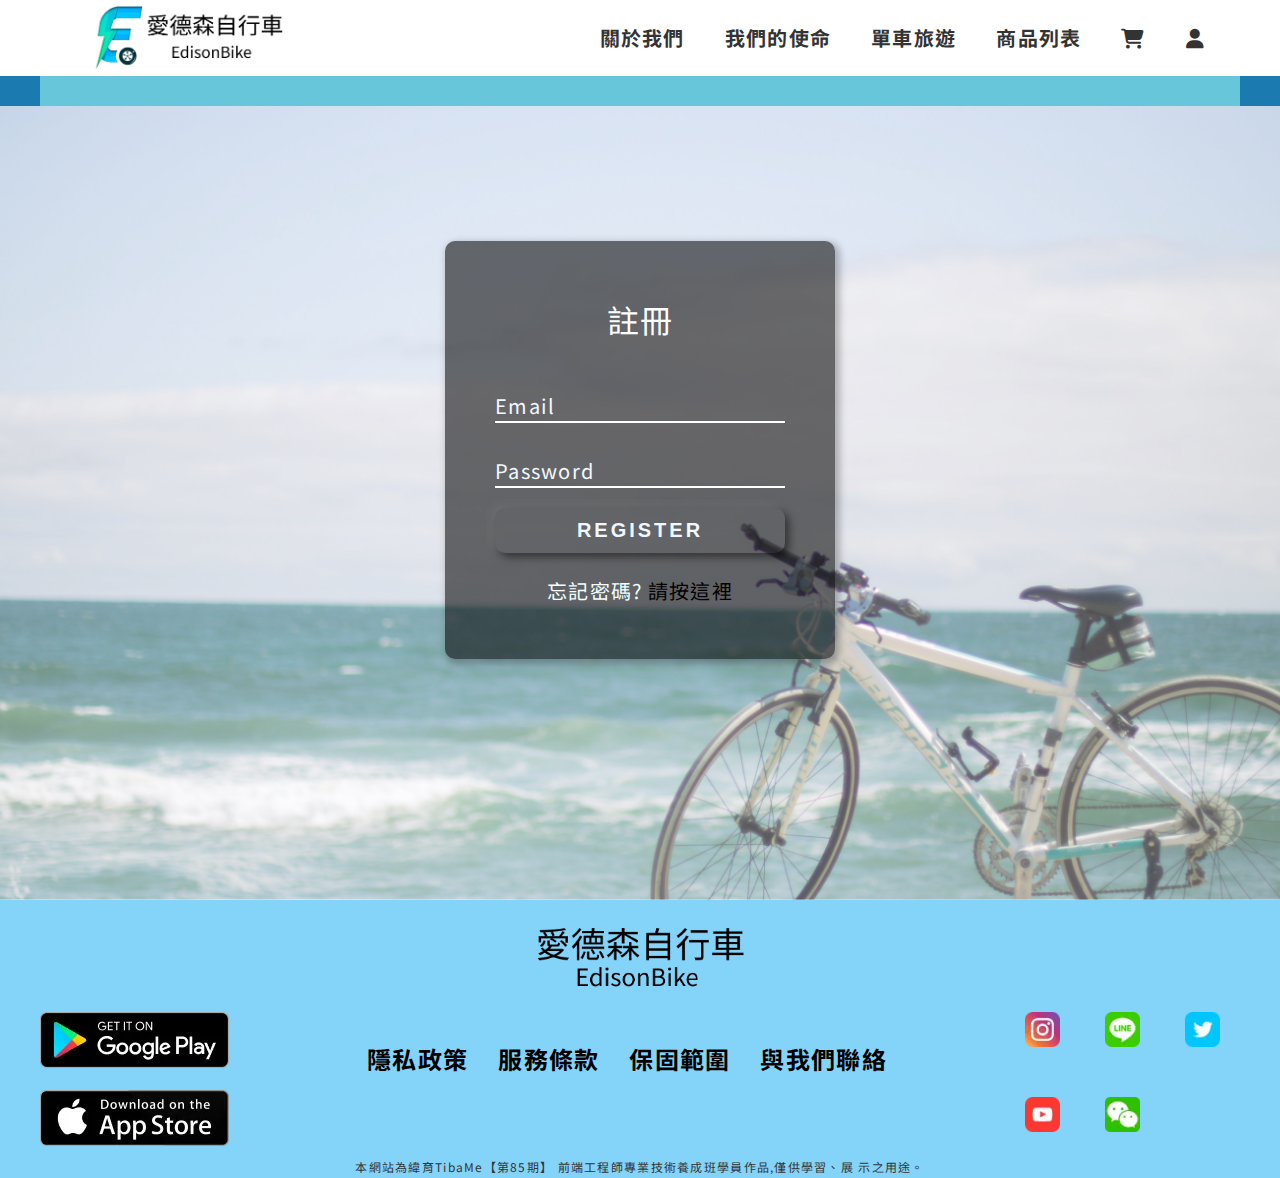
<file: EdisonBikeWebsite/register.html>
<!DOCTYPE html>
<html lang="en">
<head>
  <meta charset="UTF-8">
  <meta name="viewport" content="width=device-width, initial-scale=1.0">
  <link rel="stylesheet" href="css/MyStyleHeaderFooter.css">
  <link rel="stylesheet" href="css/MyStyleIndex.css">
  <link rel="stylesheet" href="css/MyStyleProductsList.css">
  <link rel="stylesheet" href="css/MyStyleProducts.css">
  <link rel="stylesheet" href="css/MyStyleLoginRegister.css">
  <link rel="stylesheet" href="css/aboutUs.css">
  <link rel="stylesheet" href="css/mission.css">
  <link rel="stylesheet" href="css/travel.css">
  <link rel="stylesheet" href="https://cdnjs.cloudflare.com/ajax/libs/font-awesome/6.4.0/css/all.min.css">
  <link rel="icon" type="image/png" href="img/Eicon.png">
    <title>註冊</title>
	
</head>

<!--  -->
<style>
</style>

<body>

<!-- header********************************************************************** -->
<header class="header">

<div class="navbar-area">
    <div class="container">
      <nav class="site-navbar">
        <!-- site logo -->
        <!-- <a href="#home" class="site-logo">logo</a> -->
        <div class="logo"><a href="index.html"><img src="img/LOGO.png" alt=""></a></div>
        <!-- site menu/nav -->
        <ul>
          <li><a href="aboutUs.html">關於我們</a></li>
          <li><a href="mission.html">我們的使命</a></li>
          <li><a href="travel.html">單車旅遊</a></li>
          <li><a href="productList.html">商品列表</a></li>
          <li ><a href="productList.html"> <i class="fa-solid fa-cart-shopping" ></i></a></li>
            <li ><a href="login.html"> <i class="fa-solid fa-user" ></i></a></li>
        </ul>

        <!-- nav-toggler for mobile version only -->
        <button class="nav-toggler">
          <span></span>
        </button>
      </nav>
    </div>
  </div><!-- navbar-area end -->



  <div class="outer2">
    <div class="top2">
    </div>
    </div>

<script src="js/header.js"></script>




</header>

<!-- login********************************************************************** -->
<!-- <div class="loginOuter">

    <div class="glass01">

        <div class="loginbig">

            <div class="loginword">登入login</div>
       
            <br>
              
                    <p>
                        <label>電子信箱: </label>
                        <input class='account01'name='id' required value=''>
                    </p>	

                    <p>
                        <label>密碼輸入: </label>
                        <input class='password01' name='password' type="password" required value=''>
                        
                    </p>
                

                        <br>
                    <input class='inp01' type="submit" value="登入">
            		<input class='inp02' type="submit" value="忘記密碼">
                   <button class='inp03'><a href="register.html" >註冊</a></button>
                    		    
        </div>
    </div>
</div> -->

<div class="log222">
<div class="form">
  <div class="logword333">註冊</div>
  <div class="inputGroup">
      <input type="text" required>
      <label for="">Email</label>
  </div>
  <div class="inputGroup">
      <input type="password" required>
      <label for="">Password</label>
  </div>
  <div class="inputGroup">
      <input type="submit" value="Register">
  </div>
  <p>忘記密碼? <a class="push01" href="#">請按這裡</a></p>

</div>
</div>










<!-- Footer********************************************************************** -->
<footer class="footer">
    <div class="LOGOword"><a href="index.html"><img src="img/LOGOword.png" alt=""></a></div>
    <div class="footerDiv"> 
  
      <div class="media"><a href="#"><img src="img/APP01.png" alt=""></a></div>
      <ul class="footerword">
         
          <li ><a href="#">隱私政策</a></li>
          <li ><a href="#">服務條款</a></li>
          <li ><a href="#">保固範圍</a></li>
          <li ><a href="#">與我們聯絡</a></li>
  
  
      </ul>
      <div class="media"><a href="#"><img src="img/FBIG.png" alt=""></a></div>
  
      </div> 
      <div class="GGDFDFDF">   本網站為緯育TibaMe【第85期】
        前端工程師專業技術養成班學員作品,僅供學習、展
        示之用途。</div>
  </footer>
  
  
  
  
  
  
  
  </body>
  </html>
</file>
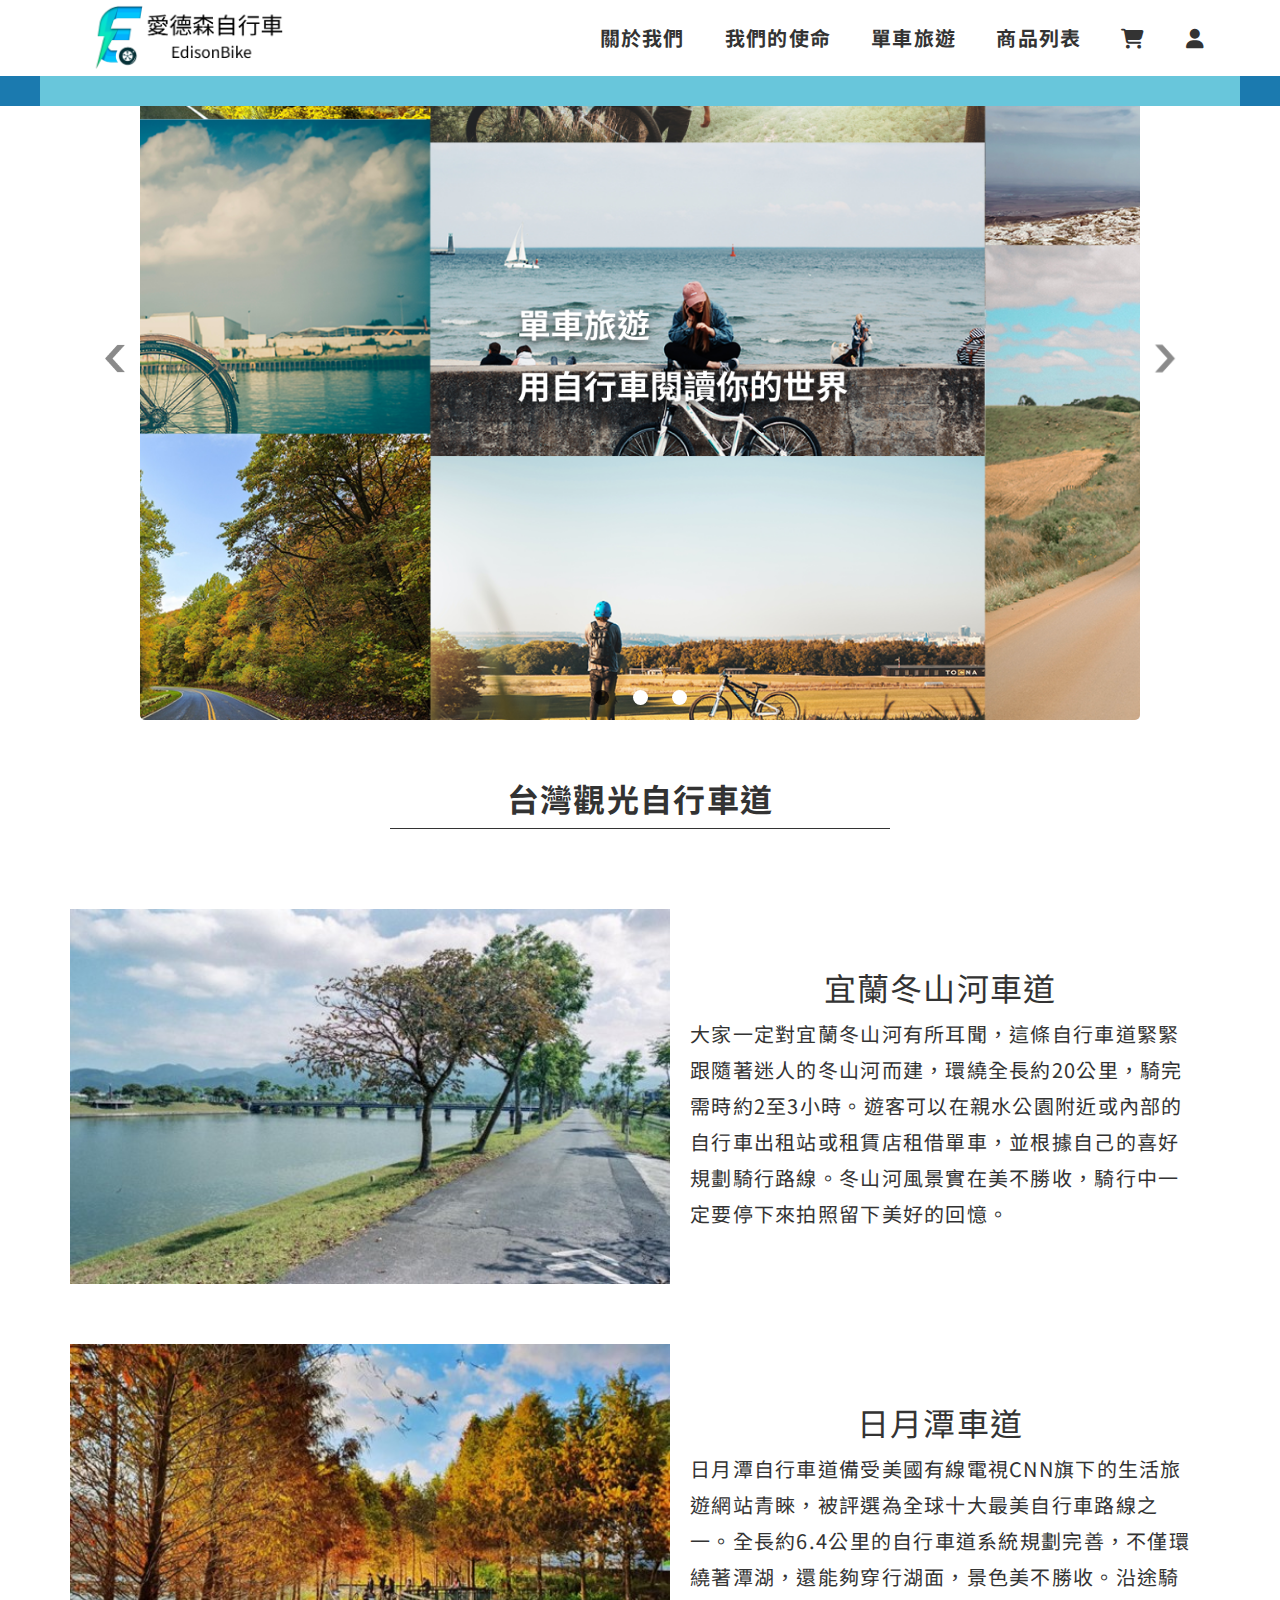
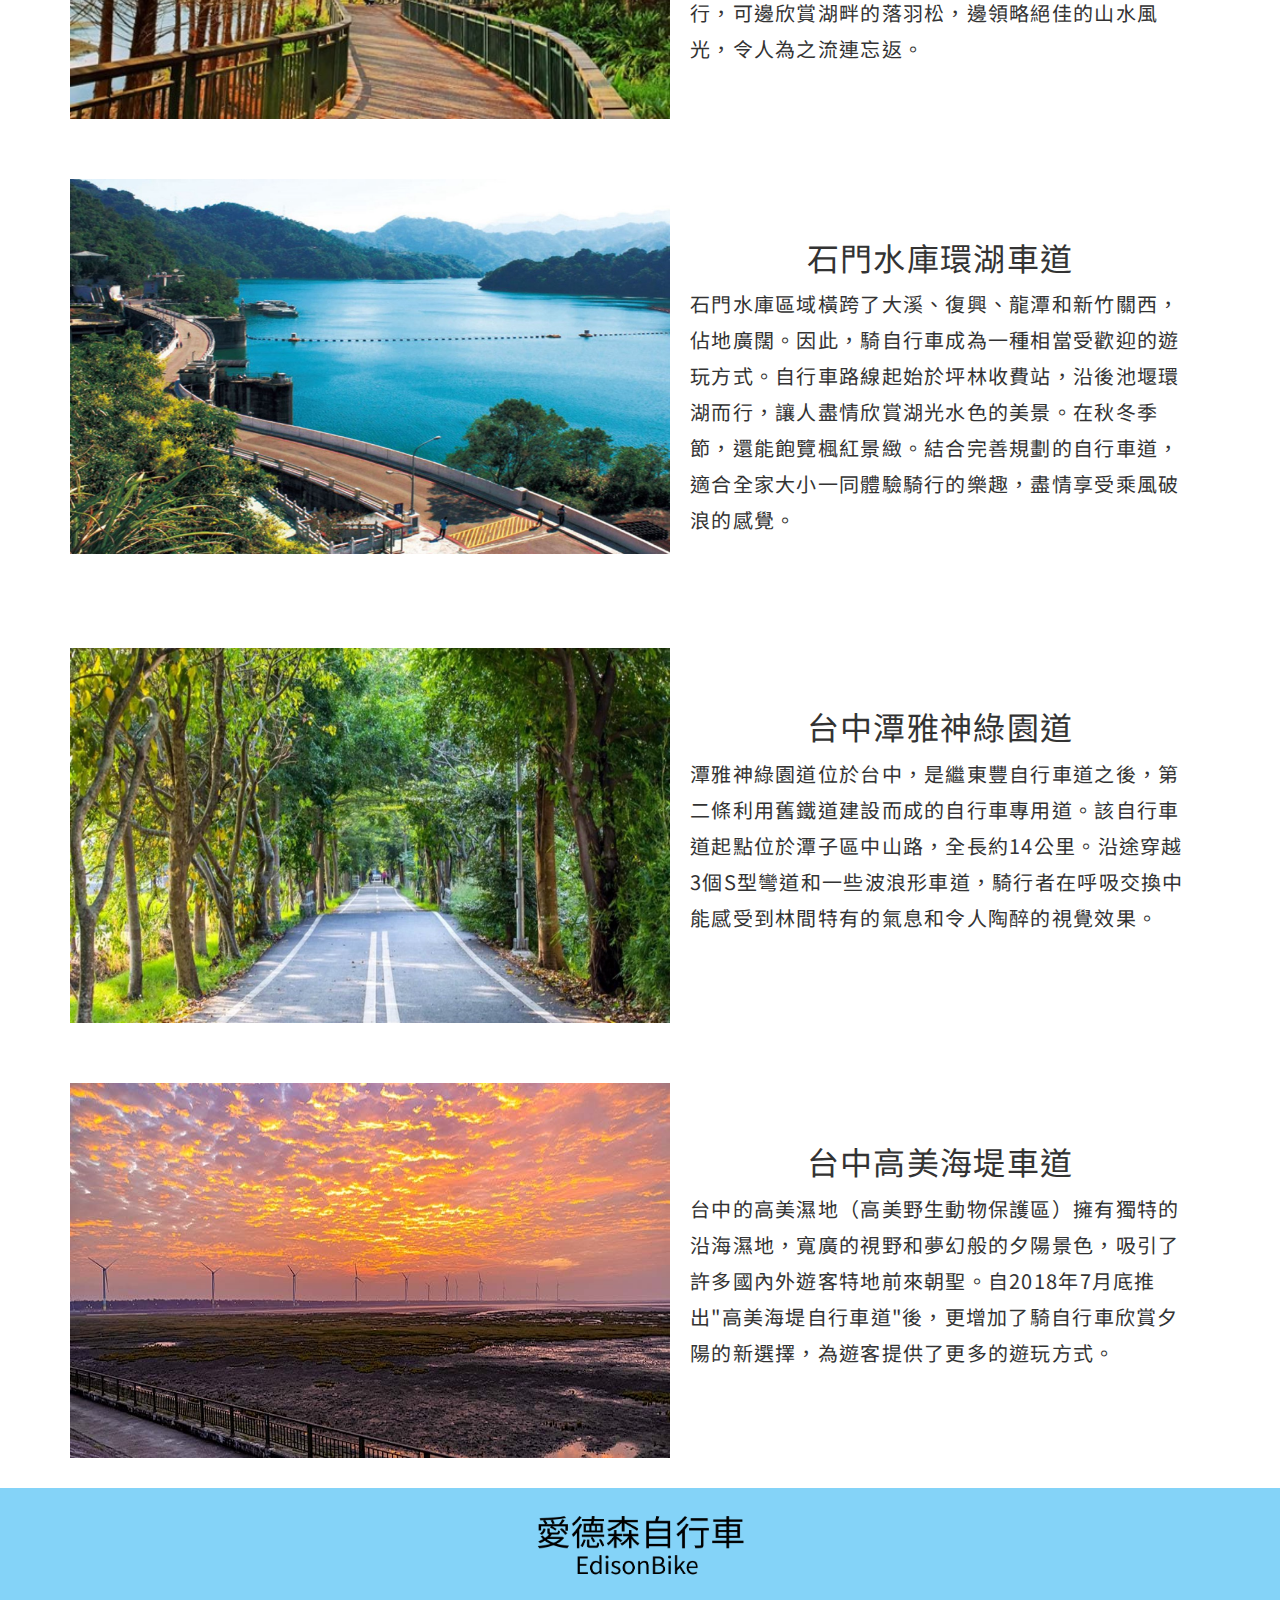
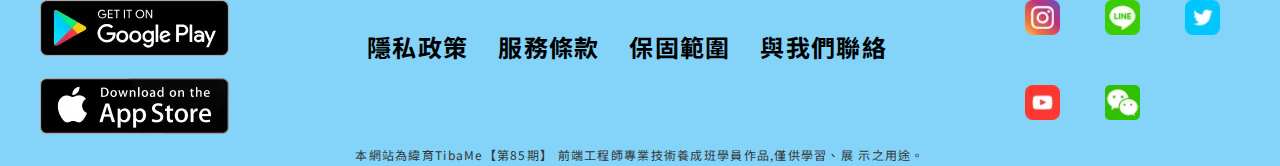
<file: EdisonBikeWebsite/travel.html>
<!DOCTYPE html>
<html lang="en">
<head>
    <meta charset="UTF-8">
    <meta name="viewport" content="width=device-width, initial-scale=1.0">
    <link rel="stylesheet" href="css/MyStyleHeaderFooter.css">
    <link rel="stylesheet" href="css/MyStyleIndex.css">
    <link rel="stylesheet" href="css/MyStyleProductsList.css">
    <link rel="stylesheet" href="css/MyStyleProducts.css">
    <link rel="stylesheet" href="css/MyStyleLoginRegister.css">
    <link rel="stylesheet" href="css/aboutUs.css">
    <link rel="stylesheet" href="css/mission.css">
    <link rel="stylesheet" href="css/travel.css">
    <link rel="stylesheet" href="https://cdnjs.cloudflare.com/ajax/libs/font-awesome/6.4.0/css/all.min.css">
    <link rel="icon" type="image/png" href="img/Eicon.png">
    <title>單車旅遊</title>
	
</head>

<!--  -->
<style>
</style>

<body>

<!-- header********************************************************************** -->
<header class="header">

    <div class="navbar-area">
        <div class="container">
          <nav class="site-navbar">
            <!-- site logo -->
            <!-- <a href="#home" class="site-logo">logo</a> -->
            <div class="logo"><a href="index.html"><img src="img/LOGO.png" alt=""></a></div>
            <!-- site menu/nav -->
            <ul>
              <li><a href="aboutUs.html">關於我們</a></li>
              <li><a href="mission.html">我們的使命</a></li>
              <li><a href="travel.html">單車旅遊</a></li>
              <li><a href="productList.html">商品列表</a></li>
              <li ><a href="productList.html"> <i class="fa-solid fa-cart-shopping" ></i></a></li>
                <li ><a href="login.html"> <i class="fa-solid fa-user" ></i></a></li>
            </ul>
    
            <!-- nav-toggler for mobile version only -->
            <button class="nav-toggler">
              <span></span>
            </button>
          </nav>
        </div>
      </div><!-- navbar-area end -->
    
    
    
      <div class="outer2">
        <div class="top2">
        </div>
        </div>
    
    <script src="js/header.js"></script>
    
    </header>
    
    
    
    

<!-- 單車旅行********************************************************************** -->



    <div class="carousel2">
        <button class="carousel__button carousel__button--left"> <!-- __ means child-->
            <img src="img/768px-Chevron_left.svg.png">
        </button>
        <div class="carousel__track-container">
            <ul class="carousel__track">
                <li class="carousel__slide2 current-slide">
                       <img class="carousel__image" src="img/travelP01.png" alt="Image 1">
    
                </li>
    
                <li class="carousel__slide2">
                    <img class="carousel__image" src="img/travelP02.png" alt="Image 2">
                </li>
                <li class="carousel__slide2">
                    <img class="carousel__image" src="img/travelP03.png" alt="Image 3">
                </li>

            </ul>
            <div class="carousel__nav">  
                <button class="carousel__indicator2 current-slide"></button>
                <button class="carousel__indicator2"></button>
                <button class="carousel__indicator2"></button>

            </div>
        </div>
        <button class="carousel__button carousel__button--right"> <!-- -- means modifier-->
            <img src="img/Chevron_right.svg.png" alt="right icon">
        </button>
    
    
    </div>
    
    
    <script src="js/JavaScript image carousel - responsive.js"></script>
















    

<div class="travelFloor">
    <div class="travelIntro">台灣觀光自行車道</div>

    <div class="traveT01">
        <img src="img/Ta1.jpg" alt="">
        <div class="traveT01Word">
            <div class="traveT01Word01">  宜蘭冬山河車道 </div>
            <div class="traveT01Word02">  大家一定對宜蘭冬山河有所耳聞，這條自行車道緊緊跟隨著迷人的冬山河而建，環繞全長約20公里，騎完需時約2至3小時。遊客可以在親水公園附近或內部的自行車出租站或租賃店租借單車，並根據自己的喜好規劃騎行路線。冬山河風景實在美不勝收，騎行中一定要停下來拍照留下美好的回憶。 </div>
        </div>
    </div>

    <div class="traveT02">
        <img src="img/Ta2.jpg" alt="">
        <div class="traveT02Word">
            <div class="traveT02Word01"> 日月潭車道 </div>
            <div class="traveT02Word02"> 日月潭自行車道備受美國有線電視CNN旗下的生活旅遊網站青睞，被評選為全球十大最美自行車路線之一。全長約6.4公里的自行車道系統規劃完善，不僅環繞著潭湖，還能夠穿行湖面，景色美不勝收。沿途騎行，可邊欣賞湖畔的落羽松，邊領略絕佳的山水風光，令人為之流連忘返。</div>
        </div>
        
    </div>

    <div class="traveT03">
        <img src="img/Ta3.jpg" alt="">
        <div class="traveT03Word">
            <div class="traveT03Word01">石門水庫環湖車道</div>
            <div class="traveT03Word02">石門水庫區域橫跨了大溪、復興、龍潭和新竹關西，佔地廣闊。因此，騎自行車成為一種相當受歡迎的遊玩方式。自行車路線起始於坪林收費站，沿後池堰環湖而行，讓人盡情欣賞湖光水色的美景。在秋冬季節，還能飽覽楓紅景緻。結合完善規劃的自行車道，適合全家大小一同體驗騎行的樂趣，盡情享受乘風破浪的感覺。</div>
        </div>
    </div>

    <div class="traveT04">
        <img src="img/Ta4.jpg" alt="">
        <div class="traveT04Word">
            <div class="traveT04Word01">台中潭雅神綠園道</div>
            <div class="traveT04Word02">潭雅神綠園道位於台中，是繼東豐自行車道之後，第二條利用舊鐵道建設而成的自行車專用道。該自行車道起點位於潭子區中山路，全長約14公里。沿途穿越3個S型彎道和一些波浪形車道，騎行者在呼吸交換中能感受到林間特有的氣息和令人陶醉的視覺效果。</div>
        </div>
        
    </div>


    <div class="traveT05">
        <img src="img/Ta5.jpg" alt="">
        <div class="traveT05Word">
            <div class="traveT05Word01">台中高美海堤車道</div>
            <div class="traveT05Word02">台中的高美濕地（高美野生動物保護區）擁有獨特的沿海濕地，寬廣的視野和夢幻般的夕陽景色，吸引了許多國內外遊客特地前來朝聖。自2018年7月底推出"高美海堤自行車道"後，更增加了騎自行車欣賞夕陽的新選擇，為遊客提供了更多的遊玩方式。</div>
        </div>
    </div>


</div>
































<!-- Footer********************************************************************** -->
<footer class="footer">
    <div class="LOGOword"><a href="index.html"><img src="img/LOGOword.png" alt=""></a></div>
    <div class="footerDiv"> 
  
      <div class="media"><a href="#"><img src="img/APP01.png" alt=""></a></div>
      <ul class="footerword">
         
          <li ><a href="#">隱私政策</a></li>
          <li ><a href="#">服務條款</a></li>
          <li ><a href="#">保固範圍</a></li>
          <li ><a href="#">與我們聯絡</a></li>
  
  
      </ul>
      <div class="media"><a href="#"><img src="img/FBIG.png" alt=""></a></div>
  
      </div> 
      <div class="GGDFDFDF">   本網站為緯育TibaMe【第85期】
        前端工程師專業技術養成班學員作品,僅供學習、展
        示之用途。</div>
  </footer>
  
  
  
  
  
  
  
  </body>
  </html>
</file>
<file: EdisonBikeWebsite/css/MyStyleHeaderFooter.css>
@charset "UTF-8";
@import url('reset.css');
@import url('https://fonts.googleapis.com/css2?family=Noto+Sans+TC:wght@300&display=swap'); /*此為載入google noto字型*/
body{font-family: 'Noto Sans TC', sans-serif;/*將預設字型設定為noto字型*/ 
      line-height:1.8; /*設定文字行高與顏色*/
      color:#333;
      text-decoration: none;
      font-size: 20px;
    }   


/*  text-align:left;　//向左對齊
    text-align:right;　//向右對齊
    text-align:center;　//置中
    text-align:justify;　//使左右對齊本文
    text-align:inherit;　//繼承父元素的 text-align 屬性*/

/* ------------- header ------------- */

.header{  
  height: 100px;
  position: fixed;
  left: 0;
  top: 0;
  width: 100%;
  z-index: 2;}
/* ------------- header第一層 ------------- */
.outer1{  background-color:#ffffff; }
.top1{
  width: 1200px;
  height: 70px;
  background-color: rgb(255, 255, 255);
  display: flex; 
  margin: 0 auto; 
  justify-content: space-between;
}

.selul01 {
  list-style-type: none;
  text-decoration: none;
  display: flex;
  /* justify-content: space-between; */
  /* justify-content: center; */
  justify-content: space-around;
  font-size: 20px;
  margin-top:15px ;
  font-weight: bold;
}
.selul01 li{
  margin: 0 15px; /* 調整列表項目之間的距離，此處設置為10px */
}

.selul01 a{
  text-decoration: none;
  color: inherit; 
}





/*2**********************************************************************************/
.logo img{
  display: block;
  width: 195px;
  height: 72px;
  margin-top:4px ;
  margin-left:35px ;
}
.container {
  width: 100%;
  max-width: 1200px;
  margin: 0 auto;
  padding: 0 15px;
  box-sizing: border-box;
  background-color: rgb(255, 255, 255);
}
/* default css end */


/* navbar regular css start */
.navbar-area {
  /* background: rgba(0,0,0,.6); */
  background-color: rgb(255, 255, 255);
  /* border-bottom: 1px solid #000; */
}
.site-navbar {
  display: flex;
  justify-content: space-between;
  align-items: center;
}
a.site-logo {
  font-size: 26px;
  font-weight: 800;
  text-transform: uppercase;
  color: #fff;
  text-decoration: none;
}
.site-navbar ul {
  margin: 0;
  padding: 0;
  list-style: none;
  display: flex;
  font-weight: bold;
}
.site-navbar ul li a {
  color: #333;
  padding: 20px;
  display: block;
  text-decoration: none;
  text-transform: uppercase;
}

.fa-cart-shopping{
  color: #333
}
.fa-user{
  color: #333
}


.site-navbar ul li a:hover {
  background: rgba(255,255,255,.1);
}
/* navbar regular css end */


/* nav-toggler css start */
.nav-toggler {
  border: 3px solid #333;
  padding: 5px;
  background-color: transparent;
  cursor: pointer;
  height: 39px;
  display: none;
}
.nav-toggler span, 
.nav-toggler span:before, 
.nav-toggler span:after {
  width: 28px;
  height: 3px;
  background-color: #333;
  display: block;
  transition: .3s;
}
.nav-toggler span:before {
  content: '';
  transform: translateY(-9px);
}
.nav-toggler span:after {
  content: '';
  transform: translateY(6px);
}
.nav-toggler.toggler-open span {
  background-color: transparent;
}
.nav-toggler.toggler-open span:before {
  transform: translateY(0px) rotate(45deg);
}
.nav-toggler.toggler-open span:after {
  transform: translateY(-3px) rotate(-45deg);
}
/* nav-toggler css start */



/* mobile breakpoint start */
@media screen and (max-width: 768px) {
  .container {
    max-width: 720px;
  }
  /* navbar css for mobile start */
  .nav-toggler{
    display: block;
  }
  .site-navbar {
    min-height: 60px;
  }
  .site-navbar ul {
    position: absolute;
    width: 100%;
    height: calc(100vh - 60px);
    left: 0;
    top: 70px;
    flex-direction: column;
    align-items: center;
    background-color: rgba(0,0,0,.75);
    max-height: 0;
    overflow: hidden;
    transition: .3s;
  }
  .site-navbar ul li {
    width: 100%;
    text-align: center;
  }
  .site-navbar ul li a {
    padding: 25px;
    color: #fff;
  }
  .fa-cart-shopping{
    color: #ffffff
  }
  .fa-user{
    color: #ffffff
  }


  .site-navbar ul li a:hover {
    background-color: rgba(255, 255, 255, 0.1);
  }
  .site-navbar ul.open {
    max-height: 100vh;
    overflow: visible;
  }

}
/* mobile breakpoint end */



@media screen and (max-width: 414px) {
  .container {
    max-width: 414px;
  }
  /* navbar css for mobile start */
  .nav-toggler{
    display: block;
  }
  .site-navbar {
    min-height: 60px;
  }
  .site-navbar ul {
    position: absolute;
    width: 100%;
    height: calc(100vh - 60px);
    left: 0;
    top: 70px;
    flex-direction: column;
    align-items: center;
    background-color: rgba(0,0,0,.75);
    max-height: 0;
    overflow: hidden;
    transition: .3s;
  }
  .site-navbar ul li {
    width: 100%;
    text-align: center;
  }
  .site-navbar ul li a {
    padding: 25px;
    color: #fff;
  }
  .fa-cart-shopping{
    color: #ffffff
  }
  .fa-user{
    color: #ffffff
  }


  .site-navbar ul li a:hover {
    background-color: rgba(255, 255, 255, 0.1);
  }
  .site-navbar ul.open {
    max-height: 100vh;
    overflow: visible;
  }

  /* navbar css for mobile end */
}







/* ------------- header第二層 ------------- */
.outer2{  background-color:#1B7AAF; 

}
.top2{
  width: 1200px;
  height: 30px;
  /* background-color: rgb(255, 255, 255); */
  background-color:#68C6DB; 
  display: flex; 
  margin: 0 auto; 
 
}

.search-bar{width: 200px;}
.search-btn{width: 25px;
background-color: white;
}








/* ------------- Footer ------------- */
.footer{
  background-color: #84d3f8;
  width: 100%;

  margin: 0 auto;
 
}

.footerDiv{
  width: 1200px;
  display: flex;
  margin:0 auto;
  justify-content: space-between;
}


.LOGOword img{
  display: block;
  width: 220px;
  margin: 0 auto;
padding-top:20px ;
  
}


.footerword {
  list-style-type: none;
  text-decoration: none;
  display: flex;
  /* justify-content: space-between; */
  /* justify-content: center; */
  justify-content: space-around;
  font-size: 24px;
  margin-top:40px ;
  font-weight: bold;

}
.footerword li{
  margin: 0 15px; /* 調整列表項目之間的距離，此處設置為10px */
}

.footerword a{
  text-decoration: none;
  color: inherit; 
}

.media{
  margin-top: 15px;
}

.GGDFDFDF{
  font-size: 12px;
}


@media screen and (max-width: 768px) {
  .footerDiv{
    width: 100%;
    display: flex;
    margin:0 auto;
    justify-content: space-between;
    flex-wrap: wrap;
    flex-direction: row;
  }
  .media{
    display: none;
  }
} 

@media screen and (max-width: 414px) {
  .footerDiv{
    width: 100%;
    display: flex;
    margin:0 auto;
    justify-content: space-between;
    flex-wrap: wrap;
    flex-direction: row;
  }
  .media{
    display: none;
  }

  .footerword{
    font-size: 14px;
  }

} 

.GGDFDFDF{
  font-size: 12px;
  flex-wrap: wrap;
  flex-direction: row;
  text-align: center;
}
</file>
<file: EdisonBikeWebsite/css/MyStyleIndex.css>
@charset "UTF-8";
@import url('reset.css');
@import url('https://fonts.googleapis.com/css2?family=Caveat:wght@400;500;600;700&family=Noto+Sans+TC:wght@300;400;500;700;900&family=Yuji+Hentaigana+Akebono&display=swap');
body{font-family: 'Noto Sans TC', sans-serif;/*將預設字型設定為noto字型*/ 
      line-height:1.8; /*設定文字行高與顏色*/
      color:#333;
      text-decoration: none;
      font-size: 20px;
    }   

 /* 首頁第一層 倫波圖***************************************************************/
.oneFloor{
    height: 961px;
    width: 100%;
    background-image:url(../img/MAIN2.png); 
    background-size: cover;
    margin-top: 110px;
    position: relative;
    margin:0 auto;
}
.oneWord{
    position: absolute;
    left: 489px;
	top: 180px;
    color: #fff;
    font-size: 32px;
    font-weight: bold;
}

.oneFloor a{
 
    background-color: #0070bb;
	color: white;
	text-decoration: none;
	display: block;
	width: 150px;
	height: 40px;
	text-align: center;
	line-height: 40px;
	font-size: 20px;
    position: absolute;
    left: 489px;
	top: 339px;
    font-weight: bold;
    border-radius: 10px;
}
.oneFloor a:hover{
    background-color: #84d3f8;  ; 
	color: #333;
}


/*2************************************************************************/
.carousel {
    position: relative;
    height: 600px;
    width: 100%;
    
    max-width: 1600px;
    margin: 0px auto;
   
    /* padding-bottom:30px ; */
}

.carousel2 {
  position: relative;
  height: 870px;
  width: 100%;
  
  max-width: 1600px;
  margin: 0px auto;
 
  /* padding-bottom:30px ; */
}


.carousel__slide {
   width: 1600px;
   /* height: 870px; */
}

.carousel__image {
   height: 100%;
   width: 100%;
   object-fit: cover;
  
}

.school-talks-img-6 {
    object-position: 50% 5%;
}

.carousel__track-container {
    height: 100%;
   
    position: relative;
    overflow: hidden;
    border-radius: 5px;
}

.carousel__track {
    padding: 0;
    margin: 0;
    list-style: none;
    position: relative;
    height: 100%;
    transition: transform 700ms ease-in;
    pointer-events: none;
  
}


.carousel__slide {
    position: absolute; /* stack images on top of each other */
    top: 0;
    bottom: 0;
    height: 720px;
    width: 100%;
}

.carousel__slide2 {
  position: absolute; /* stack images on top of each other */
  top: 0;
  bottom: 0;
  height: 870px;
  width: 100%;
}



.carousel__button {
    position: absolute;
    top: 50%;
    transform: translateY(-50%);
    background: transparent;
    border: 0;
    cursor: pointer;
}

.carousel__button img:hover, .carousel__nav button:hover {
    transform: scale(1.2);
    transition: all ease-in 0.2s;
}


.carousel__button--left {
    left: -40px; /* position away from image */
}

.carousel__button--right {
    right: -40px;
}



.carousel__button img {
    width: 30px;
}

.carousel__button:focus, .carousel__indicator:focus {
  outline: none;
}

.carousel__nav {
    display: flex;
    justify-content: center;
    /* padding: 10px 0; */
    margin: -30px auto;
    box-sizing: border-box;
    z-index: 1;
  
}

.carousel__indicator {
    border: 0;
    border-radius: 50px;
    width: 15px;
    height: 15px;
    background: #fff;
    
    margin: 0 12px;
    cursor: pointer;
    pointer-events: auto;
    z-index: 1;
}


.carousel__indicator2 {
  border: 0;
  border-radius: 50px;
  width: 15px;
  height: 15px;
  background: #fff;
  
  margin: 0 12px;
  cursor: pointer;
  pointer-events: auto;
  z-index: 1;
}

.carousel__indicator.current-slide {
    background: rgba(0,0,0,.75);
}
.carousel__indicator2.current-slide {
  background: rgba(0,0,0,.75);
}


/* resize images for different screen sizes */




@media screen and (max-width: 1440px) {
    .carousel {
        height: 720px;
        max-width: 1000px;
        margin: 0 auto


    }
    .carousel__slide {
     
       height: 720px;
       width: 1000px;
       margin: 0 auto
    }   

    .carousel2 {
      height: 720px;
      max-width: 1000px;
      margin: 0 auto


  }
  .carousel__slide2 {
   
     height: 720px;
     width: 1000px;
     margin: 0 auto
  }  





} 

@media screen and (max-width: 768px) {
    .carousel {
        height: 350px;
        max-width: 550px;
    }
    .carousel__slide {
      height: 350px;
       width:550px;
     
    }   
    .carousel__nav {
        display: none;
    } 


    .carousel2 {
      height: 350px;
      max-width: 550px;
  }
  .carousel__slide2 {
    height: 350px;
     width:550px;
   
  }   
} 

@media screen and (max-width: 414px) {
    .carousel {
        height: 300px;
        max-width: 300px;
    }
    .carousel__slide {
       width: 300px;
       height: 300px;
    }   
    .carousel__nav {
        display: none;
    } 

    .carousel2 {
      height: 300px;
      max-width: 300px;
  }
  .carousel__slide2 {
     width: 300px;
     height: 300px;
  }   
} 


  
























 /* 首頁第二層 箱子***************************************************************/
 .twoFloor{
    /* background-image:url(../img/1659460_FIGMA1.png);  */
    /* background-color:#68C6DB;  */
    
    background-color: #fff;
    background-size: cover;
    height: 280px;
    width: 100%;
    margin:0 auto;
 }
 .twoFloor1C{
    display: flex;
 }
.twoFloor1D{
    list-style-type: none;
    text-decoration: none;
    display: flex;
    /* justify-content: space-between; */
    /* justify-content: center; */
    justify-content: space-around;
    font-size: 20px;
    font-weight: bold;
    margin: 30px auto;
    /* margin-top:2px ;
    margin-left:50px; */
    flex-wrap: wrap;
    flex-direction: row;
}

.twoFloor1D img{
    border:solid 5px hsla(0, 0%, 100%, .5) ; 
    width: 200px;
    height: 200px;
}


.twoFloor1D li{
    margin: 0 10px;
}


.twoFloor1D img:hover{
    border:solid 5px #0070bb; 
}





@media screen and (max-width: 768px) {
    .twoFloor1D img{
        
        width: 175px;
        height: 175px;
    }
} 

@media screen and (max-width: 414px) {
    .twoFloor1D img{
       
        width: 100px;
        height: 100px;
    }
} 


/*卡片************************************************************************/

*,
*::after,
*::before {
  margin: 0;
  padding: 0;
  box-sizing: inherit; 
}

a:link,
a:visited {
  color: #000;
  text-decoration: none;
}

body {
  font-family: 'Montserrat', sans-serif;
  font-size: 62.5%;
  font-weight: 300;
  line-height: 1.7;
  letter-spacing: .08rem;
}

.pricing {
  text-align: center;
  padding: 4rem;
  background-color: #eee;
}

.row {
  max-width: 60rem;
  margin: 0 auto; 
}
.row:not(:last-child) { margin-bottom: 8rem; }

.row::after {
  content: "";
  display: table;
  clear: both; 
}

.row [class^="col-"] { float: left; }
/* .row [class^="col-"] { 
  
 display: flex;
justify-content: center;

} */
.row [class^="col-"]:not(:last-child) { margin-right: 3rem; }

.row .col-1-of-3 { width: 18rem; }


@media screen and (max-width: 768px) {
  .row {
    /* max-width: 30rem; */
    margin: 0 auto; 
    width: 100%;
    box-sizing: border-box;
  }
  .row .col-1-of-3 { width: 18rem; }
  .row [class^="col-"] { float: center; }

} 

@media screen and (max-width: 414px) {
  .row {
    /* max-width: 25rem; */
    margin: 0 auto; 
    width: 100%;
    box-sizing: border-box;
  }
  .row .col-1-of-3 { width: 15rem; }
  .row [class^="col-"] { float: center; }
} 







.card {
  -moz-perspective: 300rem;
  perspective: 300rem;
  position: relative;
  height: 30rem;
  border-radius: 5px;
  backface-visibility: hidden;
}

.card__side {
  height: 30rem;
  transition: all 1s ease;
  position: absolute;
  top: 0;
  left: 0;
  width: 100%;
  backface-visibility: hidden;
  border-radius: 3px;
  overflow: hidden;
  box-shadow: 0 1.5rem 4rem rgba(0, 0, 0, 0.15); }

.card__side--front {
  background-color: #fff; }
 
.card__side--back {
  transform: rotateY(180deg); }

.card__side--back-1 {
  background-image: linear-gradient(to right bottom, #ffc93c, #f07b3f); }

.card__side--back-2 {
  background-image: linear-gradient(to right bottom, #30e3ca, #11999e); }

.card__side--back-3 {
  background-image: linear-gradient(to right bottom, #e84545, #903749); }

.card:hover .card__side--front {
    transform: rotateY(-180deg); }

.card:hover .card__side--back {
  transform: rotateY(0); }

.card__pic {
  width: calc(100% - 2rem);
  height: 10rem;
  margin-bottom: 2rem;
  padding: 1rem;
  clip-path: polygon(0 0, 100% 0, 100% 80%, 0 100%);
  background-size: cover;
}

.card__pic--1 {
  background-image: url('../img/chalkida-2375248_1920.jpg');
}

.card__pic--2 {
  background-image: url('../img/photo-1534150034764-046bf225d3fa.jpg'); 
}

.card__pic--3 {
  background-image: url('../img/bicycle-ge1b6dd222_1280.jpg'); 
}

.card__heading {
  position: absolute;
  top: 8rem;
  right: 1rem;
  color: #fff;
  width: 65%;
  font-size: 1.6rem;
  line-height: 1.4;
  text-align: right;
  text-transform: uppercase;
}

.card__heading span {
  padding: .3rem 1.5rem;
  box-decoration-break: clone;
}

.card__h-span-1 { background-image: linear-gradient(to right bottom, rgba(255, 201, 60, 0.8), rgba(240, 123, 63, 0.8)); }

.card__h-span-2 { background-image: linear-gradient(to right bottom, rgba(48, 227, 202, 0.8), rgba(17, 153, 158, 0.8)); }

.card__h-span-3 { background-image: linear-gradient(to right bottom, rgba(232, 69, 69, 0.8), rgba(144, 55, 73, 0.8)); }

span.card__span-mountain {
  font-size: 1.2rem;
  padding: 0;
}

.card__details {
  color: #777;
  font-size: .9rem;
  margin-top: -5rem;
  padding-top: 6rem;
  padding-bottom: 1rem;
}
.card__details ul {
  width: 60%;
  margin: auto;
}

.card__details li:not(:last-child) {
  margin-bottom: .5rem;
  padding-bottom: .5rem;
  border-bottom: 1px solid #ddd;
}

.card__side2-content {
  position: absolute;
  top: 50%;
  left: 50%;
  transform: translate(-50%, -50%);
}

.card__price {
  color: #fff;
  font-size: .8rem;
  font-weight: 300;
  text-transform: uppercase;
  line-height: 1;
  margin-bottom: 4rem;
}

.card__price-value {
  font-size: 3.2rem;
  font-weight: 300;
  line-height: 1.6;
}

.btn {
  display: inline-block;
  font-size: 1rem;
  text-transform: uppercase;
  padding: .8rem 1.6rem;
  border-radius: 2rem;
}

.btn:hover {
  transform: translateY(-3px);
  box-shadow: 0 1rem 2rem rgba(0, 0, 0, 0.2);
}

.btn:active,
.btn:focus {
  transform: translateY(0);
}

.btn--white {
  background-color: #fff;
}


 
.card__price-only{
font-size: 20px;
}


















  /* 首頁第五層車種介紹***************************************************************/
  .fiveFloor{width: 1200px;
   margin:0 auto;
  }
  .fiveIntro{
    text-align:center;
    margin:50px auto;
    font-size: 32px;
    font-weight: bold;

    width: 1200px;
    border-bottom:1px solid #333;
  
  }

/* 01********************/
.EBike{ display: flex;
    /* border-bottom:4px dotted #009FCC */
    border-bottom:1px solid #333;
   
    }
.EBike img{
width: 500px;
height: 375px;
}
.EBikeWord{
    margin:50px auto;
    width: 500px;
}
.EBikeWord01{
 font-size: 32px;
 text-align:center;
}
.EBikeWord02{
font-size: 20px;
}
/* 02********************/
.MountainBike{ display: flex;
    /* border-bottom:4px dotted #009FCC */
    border-bottom:1px solid #333;
    }
.MountainBike img{
width: 500px;
height: 375px;
}
.MountainBikeWord{
    margin:50px auto;
    width: 500px;
}
.MountainBikeWord01{
 font-size: 32px;
 text-align:center;
}
.MountainBikeWord02{
font-size: 20px;
}
/* 03********************/
.RoadBike{ display: flex;
    /* border-bottom:4px dotted #009FCC */
    border-bottom:1px solid #333;
    }
.RoadBike img{
width: 500px;
height: 375px;
}
.RoadBikeWord{
    margin:50px auto;
    width: 500px;
}
.RoadBikeWord01{
 font-size: 32px;
 text-align:center;
}
.RoadBikeWord02{
font-size: 20px;
}

/* 04********************/
.GravelBike{ display: flex;
   
    }
.GravelBike img{
width: 500px;
height: 375px;
}
.GravelBikeWord{
    margin:50px auto;
    width: 500px;
}
.GravelBikeWord01{
 font-size: 32px;
 text-align:center;
}
.GravelBikeWord02{
font-size: 20px;
}


 /* RWD 手機適配模式 */
 @media screen and (max-width: 414px) {
    .fiveIntro{
        margin:0 auto;
        flex-direction: column;
        flex-wrap: wrap;
        flex-direction: row;
        width: 100%;
    }
    .fiveFloor {
        width: 100%;
        margin:0 auto;
        padding-left: 10px;
        padding-right: 10px;
        box-sizing: border-box;
    }
    
    .EBike,
    .MountainBike,
    .RoadBike,
    .GravelBike {
        flex-direction: column;
        flex-wrap: wrap;
        flex-direction: row;
    }
    
    .EBike img,
    .MountainBike img,
    .RoadBike img,
    .GravelBike img {
        width: 70%;
        height: auto;
    }
    
    .EBikeWord,
    .MountainBikeWord,
    .RoadBikeWord,
    .GravelBikeWord {
        margin: 0 auto;
        width: 100%;
        font-size: 14px;
    }
}

@media screen and (max-width: 768px) {
    .fiveIntro{
        margin:0 auto;
        flex-direction: column;
        flex-wrap: wrap;
        flex-direction: row;
    }
    .fiveFloor {
        width: 100%;
        padding-left: 10px;
        padding-right: 10px;
        box-sizing: border-box;
      
    }
    .EBike,
    .MountainBike,
    .RoadBike,
    .GravelBike {
        flex-direction: column;
        flex-wrap: wrap;
        flex-direction: row;
    }
    .EBikeWord,
    .MountainBikeWord,
    .RoadBikeWord,
    .GravelBikeWord {
        margin: 0 auto;
        width: 100%;
        font-size: 14px;
    }
    .EBike img,
    .MountainBike img,
    .RoadBike img,
    .GravelBike img {
        width: 85%;
        height: auto;
    }
}


















/* 首頁第六層***************************************************************/

/*CARD RWD*************************************************************/
  /* 新增媒體查詢 */
  @media screen and (max-width: 414px) {
    .sixFloor {
        height: auto;
       
        width: 100%;
       
    }

    #card0 {
        position: static;
        display: flex;
        justify-content: center;
        width: 100%;
        box-sizing: border-box;

    }

    #card {
        width: 100%;
        /* max-width: 375px; */
        height: auto;
        margin: 0;
        box-sizing: border-box;
    }

    
}

@media screen and (max-width: 768px) {
    .sixFloor {
        height: auto;
        box-sizing: border-box;
    }

    #card0 {
        position: static;
        display: flex;
        justify-content: center;
        box-sizing: border-box;
      
    }

    #card {
        width: 100%;
        /* max-width: 450px; */
        height: auto;
        margin: 0;
        box-sizing: border-box;
    }
}





/* @media screen and (max-width: 768px) {

    #card0 {
        perspective:8000px;
        perspective-origin:center center;
        position:absolute;
    
        }
    #card{
      
        width:450px;
        height:650px;
        
        margin: auto;
      
        left: 50%;
        top: 50%;
        transform: translate(-50%,-50%);
            
        }
} 

@media screen and (max-width: 414px) {
    #card0 {
        perspective:8000px;
        perspective-origin:center center;
        position:absolute;
    
        }
    #card{
        
        width:450px;
        height:650px;

        margin: auto;
        left: 50%;
        top: 50%;
        transform: translate(-50%,-50%);
 
            
        }
}  */
/*CARD*************************************************************************/

.sixFloor{ 
    background-image:url(../img/CardBack.png); 
    background-size: cover;
    height: 872px;
    width: 100%;
    margin:0 auto;
    position:relative;
  
}


#card0 {
    perspective:8000px;
    perspective-origin:center center;
    position:absolute;
  
    /* left: 450px;
   
    box-sizing: border-box; */
    padding-top: 150px;
    position: static;
    display: flex;
    justify-content: center;
    }

   #card{
    width:300px;
    height:430px;
    box-shadow:8px 8px 10px #999;
    
    /* margin:180px 400px; */
    cursor:pointer;
    transform-origin:center center;
    
    /*transform-style: flat, preserve-3d*/
    /*flat:default, 子元件不保留3D座標。
      preserve-3d:子物件會保留3D座標*/
    transform-style:preserve-3d;
    transition:all 2s;
        
    }
    
    #card.flip{
    box-shadow:-8px 8px 10px #999;
    transform:rotateY(180deg);
    }
    
    
    #cover{
    width:300px;
    height:430px;
    background:#EEE url(../img/cover.jpg) no-repeat;
    background-size:275px 405px;
    background-position:center center;
    box-shadow:inset 0 0 8px #999;
    position:absolute;
    backface-visibility:hidden;
        
    }
    
    #inside{

        
    width:300px;
    height:430px;
    background:#EEE url(../img/inside.jpg) no-repeat;
    background-size:275px 405px;
    /*background-size:cover; */
    background-position:center center;
    box-shadow:inset 0 0 8px #999;
    position:absolute;
    transform-style:preserve-3d;
    transform:rotateY(180deg);
    backface-visibility:hidden;
        
    }
        
    #inside img{
     width:110px;
    height:110px;
    margin-left:-35px;
    margin-top:-50px;
    backface-visibility:hidden;
    transform-style:preserve-3d;
    transform:translateZ(70px);
        
    } 

/*首頁單車移動***********************************************************************************/	


.lovewithbike{
    width: 100%;
	margin: 0px auto;
}



.anim1{
	background-image: url(../img/outerspace7.png);
    height: 765px;
    width: 100%;
    position: relative;
	overflow: hidden;
    margin: 0 auto;
}

.anim1 img{
    width:420px;height:273px;
}

  .car1{
	position: absolute;
	right: -150px;
	bottom: 20px;

	animation: car1 20s linear infinite;
}

@keyframes car1{
	0%{
		left: -350px;
	}
	100%{
		left: 1900px;
	}
}

.lovewithbikeWord01{
    font-family: 'Caveat', cursive;
    font-size: 90px;
    width: 1200px;
    margin: 0 auto;
    padding: 7px;
    box-sizing: border-box;
}



/* Example 3 */
.lovewithbikeWord01 {
    color: #fff;
    text-shadow:
        0 0 7px #fff,
        0 0 10px #fff,
        0 0 21px #fff,
        0 0 42px #5271ff,
        0 0 82px #5271ff,
        0 0 92px #5271ff,
        0 0 102px #5271ff,
        0 0 151px #5271ff;
      /* animation: pulsate3 0.11s ease-in-out infinite alternate; */
  }	
  /* @keyframes pulsate3 {
      
    100% {
  
        text-shadow:
        0 0 4px #fff,
        0 0 11px #fff,
        0 0 19px #fff,
        0 0 40px #5271ff,
        0 0 80px #5271ff,
        0 0 90px #5271ff,
        0 0 100px #5271ff,
        0 0 150px #5271ff;
    
    }
    
    0% {
  
      text-shadow:
      0 0 4px #fff,
      0 0 10px #fff,
      0 0 18px #fff,
      0 0 38px #5271ff,
      0 0 73px #5271ff,
      0 0 80px #5271ff,
      0 0 94px #5271ff,
      0 0 140px #5271ff;
  
      }
  } */
  @media screen and (max-width: 768px) {
    .lovewithbike{
      width: 100%;
      box-sizing: border-box;
        margin: 0px auto;
    }
    @keyframes car1{
        0%{
            left: -380px;
        }
        100%{
            left: 740px;
        }
    }

    .lovewithbikeWord01{
        font-family: 'Caveat', cursive;
        font-size: 70px;
        /* width: 700px; */
        width: 100%;
        margin: 0 auto;
    }
} 

@media screen and (max-width: 414px) {
    .lovewithbike{
      width: 100%;
      box-sizing: border-box;
        margin: 0px auto;
    }
    @keyframes car1{
        0%{
            left: -50px;
        }
        100%{
            left: 300px;
        }
    }
    .lovewithbikeWord01{
        font-family: 'Caveat', cursive;
        font-size: 50px;
        /* width: 300px; */
        width: 100%;
        margin: 0 auto;
    }
} 





/*6.5CARD最後嘗試***********************************************************************************/	



  .CARD65{
    margin: 0;
    padding: 0;
    height: 500px;
    /* for touch screen */
    touch-action: none; 
    overflow: hidden;
    display: -webkit-box;
    display: -ms-flexbox;
    display: flex;
    background: #111;
    -webkit-perspective: 1000px;
            perspective: 1000px;
    -webkit-transform-style: preserve-3d;
            transform-style: preserve-3d;
  }
  
  #drag-container, #spin-container {
    position: relative;
    display: -webkit-box;
    display: -ms-flexbox;
    display: flex;
    margin: auto;
    -webkit-transform-style: preserve-3d;
            transform-style: preserve-3d;
    -webkit-transform: rotateX(-10deg);
            transform: rotateX(-10deg);
  }
  
  #drag-container img, #drag-container video {
    -webkit-transform-style: preserve-3d;
            transform-style: preserve-3d;
    position: absolute;
    left: 0;
    top: 0;
    width: 100%;
    height: 100%;
    line-height: 200px;
    font-size: 50px;
    text-align: center;
    -webkit-box-shadow: 0 0 8px #fff;
            box-shadow: 0 0 8px #fff;
    -webkit-box-reflect: below 10px linear-gradient(transparent, transparent, #0005);
  }
  
  #drag-container img:hover, #drag-container video:hover {
    -webkit-box-shadow: 0 0 15px #fffd;
            box-shadow: 0 0 15px #fffd;
    -webkit-box-reflect: below 10px linear-gradient(transparent, transparent, #0007);
  }
  
  #drag-container p {
    font-family: Serif;
    position: absolute;
    top: 100%;
    left: 50%;
    -webkit-transform: translate(-50%,-50%) rotateX(90deg);
            transform: translate(-50%,-50%) rotateX(90deg);
    color: #fff;
  }
  
  #ground {
    width: 900px;
    height: 900px;
    position: absolute;
    top: 100%;
    left: 50%;
    -webkit-transform: translate(-50%,-50%) rotateX(90deg);
            transform: translate(-50%,-50%) rotateX(90deg);
    background: -webkit-radial-gradient(center center, farthest-side , #9993, transparent);
  }
  
  #music-container {
    position: absolute;
    top: 0;
    left: 0;
    display: none;
  }
  
  @-webkit-keyframes spin {
    from{
      -webkit-transform: rotateY(0deg);
              transform: rotateY(0deg);
    } to{
      -webkit-transform: rotateY(360deg);
              transform: rotateY(360deg);
    }
  }
  
  @keyframes spin {
    from{
      -webkit-transform: rotateY(0deg);
              transform: rotateY(0deg);
    } to{
      -webkit-transform: rotateY(360deg);
              transform: rotateY(360deg);
    }
  }
  @-webkit-keyframes spinRevert {
    from{
      -webkit-transform: rotateY(360deg);
              transform: rotateY(360deg);
    } to{
      -webkit-transform: rotateY(0deg);
              transform: rotateY(0deg);
    }
  }
  @keyframes spinRevert {
    from{
      -webkit-transform: rotateY(360deg);
              transform: rotateY(360deg);
    } to{
      -webkit-transform: rotateY(0deg);
              transform: rotateY(0deg);
    }
  }
</file>
<file: EdisonBikeWebsite/css/MyStyleProductsList.css>
@charset "UTF-8";
@import url('reset.css');
@import url('https://fonts.googleapis.com/css2?family=Noto+Sans+TC:wght@300&display=swap'); /*此為載入google noto字型*/
body{font-family: 'Noto Sans TC', sans-serif;/*將預設字型設定為noto字型*/ 
      line-height:1.8; /*設定文字行高與顏色*/
      color:#333;
      text-decoration: none;
      font-size: 20px;
    }   

.productListOuter{
    background-color: rgb(255, 255, 255);
    margin:0 auto;
   
}

.productListPic01 img{
    display: block;
    margin:0 auto;
    width: 1200px;
    height: 207px;
    margin-top: 140px;
}






/*新修***********************************************************************/


.productListTOP{
   padding-top:15px ;
}
.productListTOP2{
    display: flex;
    justify-content: center;
    align-content: center;
    flex-wrap: wrap;
    flex-direction: row;
 
    
}

.productLista1{
    padding: 20px;
    box-sizing: border-box;
    border-bottom: 1px solid #1B7AAF;
 
}
.productLista1:hover{
    background-color:#1B7AAF; 
    color: white;
}

.productLista1 a{
    text-decoration: none;
    color: inherit;
    /* align-items: center; */
     /* align-content: center; */
     /* width: 200px; */
     /* display: block; */
     margin:0 auto;
     font-size: 32px;
    
    
}



@media screen and (max-width: 768px) {
    .productListOuter2{
        display: flex;
        flex-wrap: wrap;
        flex-direction: row;
        justify-content: center;
        width: 100%;
        margin: 0 auto;
    }
    
    
    
    .productListProducts{
        display: flex;
        flex-wrap: wrap;
        flex-direction: row;
        /* width: 1200px; */
        width: 100%;
    }


    .productListPic01 img{
        width: 100%;
    }
    .productListOuter{
        width: 100%;
    }
} 

@media screen and (max-width: 414px) {
    .productListOuter2{
        display: flex;
        flex-wrap: wrap;
        flex-direction: row;
        justify-content: center;
        width: 100%;
        margin: 0 auto;
    }
    
    
    
    .productListProducts{
        display: flex;
        flex-wrap: wrap;
        flex-direction: row;
        /* width: 1200px; */
        width: 100%;
    }


    .productListPic01 img{
        width: 100%;
    }

    .productListOuter{
        width: 100%;
    }
} 














/****************************************************************************/

.productListOuter2{
    /* display: flex;
    flex-wrap: wrap;
    flex-direction: row;
    justify-content: space-around; */
}


.productListOuter2{
    display: flex;
    flex-wrap: wrap;
    flex-direction: row;
    justify-content: space-around;
    width: 100%;
    margin: 0 auto;
    padding-bottom: 150px;
    box-sizing: border-box;
}



.productListProducts{
    display: flex;
    flex-wrap: wrap;
    flex-direction: row;
    width: 1200px;
}
.productListProductsThing00{
    /* display: flex;
    flex-wrap: wrap;
    flex-direction: row;
    justify-content: space-around; */
}






.productListProductsThing01{
    display: flex;
    flex-direction: column;
   align-items: center;
   width: 370px;
   padding: 30px 0;
   box-sizing: border-box;

   
}

.productListProductsThing01 img{
    width: 279px;
  
  
}

.productListProductsThing02{
    width: 330px;
    height: 180px;
}



.productListPrice{
    color: rgb(227, 32, 32);
}

.productListProducts a{
    text-decoration: none;
    color: inherit;
  
    
}



.productListAddcart{
    border: solid #333 1px;
    padding: 5px;
    margin-top:10px ;
}

.productListAddcart:hover{
    background-color:#68C6DB; 
}




/***底線**************************************************/

.lastbttom ul{

    display: flex;
    justify-content: center;
}

.lastbttom li{
    padding-right: 10px;
    padding-bottom: 50px;
}

.lastbttom a{
   border: solid 1px #333;
   padding: 5px;
}

.lastbttom a:hover{
color: azure;
background-color: #333;
 }
</file>
<file: EdisonBikeWebsite/css/MyStyleProducts.css>
@charset "UTF-8";
@import url('reset.css');
@import url('https://fonts.googleapis.com/css2?family=Noto+Sans+TC:wght@300&display=swap'); /*此為載入google noto字型*/
body{font-family: 'Noto Sans TC', sans-serif;/*將預設字型設定為noto字型*/ 
      line-height:1.8; /*設定文字行高與顏色*/
      color:#333;
      text-decoration: none;
      font-size: 20px;
    } 


.ProductsMain{
  margin: 0px auto;
  width: 1200px;
  display: flex;
  padding-top: 200px;
  padding-bottom: 50px;
  box-sizing: border-box;
  justify-content: space-around;
}

.ProductsMain img{
   width: 662px;
 height: 378px; 
}

.PMW1{
  font-size: 32px;
}
.PMW2{
  color: rgb(227, 32, 32);

}


.ProductsMainWord li{
  padding: 15px;
  box-sizing: border-box;
  font-size: 24px;
}


.ProductsWORD{
  margin: 0 auto;
  width: 1200px;
}



.ProductsWORD01{
  font-size: 32px;
  font-weight: bold;
}




/* ------------- table --------------- */

.list-title00{
	width: 1200px;
	margin: 30px auto;
	border: 1px solid #333;
  padding: 20px;
  box-sizing: border-box;
}

tr{}

.list-title{
  /* background-color: #0070bb;
	color: white; */
	text-align: center;
 
}

.list-no{
	width: 300px;
  
}

.list-t1{
	text-align: center;
  	width: 300px;
}

.list-t2{
text-align: center;
  	width: 300px;
}

.list-t3{
  text-align: center;
  	width: 300px;
}


td{
	border: 1px solid #ccc;
	padding: 15px;
	text-align: center;
  
  
}
 


@media screen and (max-width: 768px) {
  .list-title00{
    display: flex;
    flex-wrap: wrap;
    flex-direction: row;
    justify-content: center;
    width: 100%;
    margin: 0 auto;
  }
  
  
  } 
  
  @media screen and (max-width: 414px) {
  
  .list-title00{
    display: flex;
    flex-wrap: wrap;
    flex-direction: row;
    justify-content: center;
    width: 100%;
    margin: 0 auto;
  }
  
  
  
  } 





/**********************************************************************/





.otherpro{
 
  margin:0 auto;
  width: 1200px;
  padding-top: 80px;
}

.otherproword{
  font-size: 32px;
}

.otherpro2{
  display: flex;
  justify-content: space-around;
}
.productListAddcart{
  text-decoration: none;
  color: inherit;
}



@media screen and (max-width: 768px) {
.ProductsMain{
  display: flex;
  flex-wrap: wrap;
  flex-direction: row;
  justify-content: center;
  width: 100%;
  margin: 0 auto;
}


} 

@media screen and (max-width: 414px) {

.ProductsMain{
  display: flex;
  flex-wrap: wrap;
  flex-direction: row;
  justify-content: center;
  width: 100%;
  margin: 0 auto;
}

.ProductsMain img{
  width: 325px;
  height: 185px;
 
}


}
</file>
<file: EdisonBikeWebsite/css/MyStyleLoginRegister.css>
@charset "UTF-8";
@import url('reset.css');
@import url('https://fonts.googleapis.com/css2?family=Caveat:wght@400;500;600;700&family=Noto+Sans+TC:wght@300;400;500;700;900&family=Yuji+Hentaigana+Akebono&display=swap');
body{font-family: 'Noto Sans TC', sans-serif;/*將預設字型設定為noto字型*/ 
      line-height:1.8; /*設定文字行高與顏色*/
      color:#333;
      text-decoration: none;
      font-size: 20px;
    }   

    .loginOuter{
        background-image:url(../img/1659466_l01.png); 
        width: 1920px;
        height: 841px;
        display: flex;
        margin: 0 auto;
    }

    .glass01{
        width: 645px;
        height: 626px;
        background: linear-gradient(180deg, rgba(255, 255, 255, 0.25) 0%, rgba(255, 255, 255, 0.125) 68.53%);
        backdrop-filter: blur(16px);
        border-radius: 16px;
        margin: 130px auto;
        


        /* margin: 0px auto; */
        /* padding-top: 500px; 
        box-sizing: border-box;  */
    }


    .loginbig{
        margin:100px auto;
        /* width: 300px; */
        text-align: center;
        font-size: 24px;
    }

    .account01{
        font-size:1.2rem;
        width: 250px;
    }

    .password01{
        font-size:1.2rem;
        width: 250px;
    }
    .loginword{
        font-size:32px;
    }

.inp01{
    font-size:1.2rem;
    color:white;background-color:#333;
    width:120px;
    height:2em;
}
.inp02{
    font-size:1.2rem;color:#333;
    background-color:white;
    width:120px;
    height:2em;
}
.inp03{
    font-size:1.2rem;
    color:#333;
    background-color:white;
    width:120px;
    height:2em;
}
.inp03 a{
    text-decoration: none;
    color: inherit; 
}




/* 註冊********************************************************************* */


.log222{
    margin: 0;
    padding: 0;
    box-sizing: border-box;

    /* background: url(https://cdn.wallpaperhub.app/cloudcache/6/b/a/a/3/4/6baa34ce033139d9cb34b7dd7d1d349d2e07c07c.jpg); */
    background: url(../img/1659460_FIGMA1.png);
    background-size: cover;
    background-position: top center;
    min-height: 100vh;
    display: flex;
    justify-content: center;
    align-items: center;
    
}

.form{
    padding: 50px;
    background: #00000090;
    box-shadow: 3px 3px 7px 2px #00000040;
    border-radius: 10px;
    width: 390px;
}
.logword333{
    color: var(--text-color);
    text-transform: uppercase;
   
    text-align: center;
    margin-bottom: 30px;
    color: #fff;
    font-size: 32px;
}
.inputGroup{
position: relative;

}
input{
    display: block;
    width: 100%;
    min-width: 280px;
    height: 45px;
    background: transparent;
    border: none;
    border-bottom: 2px solid #fff;
    outline: none;
    margin-bottom: 20px;
    color: aliceblue;
    font-size: 20px;
    padding: 10px 10px;
    box-sizing: border-box;
    
}
label{
   position: absolute;
   color: aliceblue;
    font-size: 20px;
    top: 10px;
    transition: .3s ease-out;
    pointer-events: none;
}
input:focus ~ label,
input:valid ~ label
{
    top: -10px;
    color: var(--text-color);
    font-size: 15px;
}
input:focus{
    border-bottom: 2px solid var(--text-color);
}
input[type="submit"]{
    background:var(--text-color) ;
    border: none;
    text-transform: uppercase;
    font-weight: 550;
    letter-spacing: 3px;
    border-radius: 10px;
    box-shadow: -4px -4px 9px #99999930,
        4px 4px 9px #00000080;
}

input[type="submit"]:hover{
    box-shadow: -8px -8px 15px  #99999930,
        8px 8px 15px #00000080;
    cursor: pointer;
}
input[type="submit"]:active{
    box-shadow: inset -1px -1px 3px  #99999930,
        inset 1px 1px 3px #00000080;
    transform: scale(0.999);
}

p,a{
    text-align: center;
    color: azure;
    font-family: cursive;
}
a{
    text-decoration: none;
    color: var(--text-color);
}


.push01:hover{
    color: azure;
}


















@media screen and (max-width: 414px) {

}








@media screen and (max-width: 768px) {

    
}
</file>
<file: EdisonBikeWebsite/css/aboutUs.css>
@charset "UTF-8";
@import url('reset.css');
@import url('https://fonts.googleapis.com/css2?family=Caveat:wght@400;500;600;700&family=Noto+Sans+TC:wght@300;400;500;700;900&family=Yuji+Hentaigana+Akebono&display=swap');
body{font-family: 'Noto Sans TC', sans-serif;/*將預設字型設定為noto字型*/ 
      line-height:1.8; /*設定文字行高與顏色*/
      color:#333;
      text-decoration: none;
      font-size: 20px;
    }   



.aboutUs00{
        margin: 0 auto;
        
    }



.aboutUsBG{
    height: 876px;
    width: 100%;
    background-image:url(../img/Frame24.png); 
    background-size: cover;
    margin: 0 auto;
    margin-top: 100px;
    margin-bottom: 50px;
}

.aboustext01{
    text-align: center;
    width:1200px ;
    margin: 0 auto;
    font-size: 32px;
    padding-top: 50px;
    box-sizing: border-box;
}
.aboustext02{
    text-align: left;
    width:1200px ;
    margin: 0px auto;
    margin-bottom: 100px;
}


@media screen and (max-width: 768px) {
    .aboustext01{
        text-align: center;
        width:100% ;
        margin: 0 auto;
        font-size: 32px;
        padding: 30px;
        box-sizing: border-box;
    }
    .aboustext02{
        text-align: left;
        width:100% ;;
        margin: 0px auto;
        margin-bottom: 100px;
        padding: 30px;
        box-sizing: border-box;
    }
} 

@media screen and (max-width: 414px) {
    .aboustext01{
        text-align: center;
        width:100% ;;
        margin: 0 auto;
        font-size: 32px;
        padding: 30px;
        box-sizing: border-box;
    }
    .aboustext02{
        text-align: left;
        width:100% ;
        margin: 0px auto;
        margin-bottom: 100px;
        padding: 30px;
        box-sizing: border-box;
    }
}
</file>
<file: EdisonBikeWebsite/css/mission.css>
@charset "UTF-8";
@import url('reset.css');
@import url('https://fonts.googleapis.com/css2?family=Caveat:wght@400;500;600;700&family=Noto+Sans+TC:wght@300;400;500;700;900&family=Yuji+Hentaigana+Akebono&display=swap');
body{font-family: 'Noto Sans TC', sans-serif;/*將預設字型設定為noto字型*/ 
      line-height:1.8; /*設定文字行高與顏色*/
      color:#333;
      text-decoration: none;
      font-size: 20px;
    }   

.mission00{
        margin: 0 auto;
        
    }



.missionBG{

    width: 100%;
    height: auto;
    /* background-size: cover; */
    margin: 0 auto;
    margin-top: 100px;
    margin-bottom: 50px;

}

.missionBG02{
    width: 100%;
    height: auto;
    margin: 0 auto;
}

.missiontext01{
    text-align: center;
    width:1200px ;
    margin: 0 auto;
    font-size: 32px;
}
.missiontext02{
    text-align: left;
    width:1200px ;
    margin: 0px auto;
    margin-bottom: 100px;
}


/* .missionPIC00{
    display: flex;
    width:1200px ;
    margin: 50px auto;
    justify-content: space-between;
}


.missionPIC01 img{
 width: 90%;
 
}
.missionPIC02 img{
    width: 95%;
} */

@media screen and (max-width: 768px) {
    .missiontext01{
        text-align: center;
        width:100% ;
        margin: 0 auto;
        font-size: 32px;
        padding: 30px;
        box-sizing: border-box;
    }
    .missiontext02{
        text-align: left;
        width:100% ;;
        margin: 0px auto;
        margin-bottom: 100px;
        padding: 30px;
        box-sizing: border-box;
    }
} 

@media screen and (max-width: 414px) {
    .missiontext01{
        text-align: center;
        width:100% ;;
        margin: 0 auto;
        font-size: 32px;
        padding: 30px;
        box-sizing: border-box;
    }
    .missiontext02{
        text-align: left;
        width:100% ;
        margin: 0px auto;
        margin-bottom: 100px;
        padding: 30px;
        box-sizing: border-box;
    }
}
</file>
<file: EdisonBikeWebsite/css/travel.css>
@charset "UTF-8";
@import url('reset.css');
@import url('https://fonts.googleapis.com/css2?family=Noto+Sans+TC:wght@300&display=swap'); /*此為載入google noto字型*/
body{font-family: 'Noto Sans TC', sans-serif;/*將預設字型設定為noto字型*/ 
      line-height:1.8; /*設定文字行高與顏色*/
      color:#333;
      text-decoration: none;
      font-size: 20px;
    }  


.travel00{
    margin: 0 auto;
    
}


.travelBG{
    height: 876px;
    width: 100%;
    background-image:url(../img/complex.png); 
    background-size: cover;
    margin: 0 auto;
    margin-top: 100px;
    margin-bottom: 50px;
}

/* 首頁第五層***************************************************************/
.travelFloor{width: 1200px;
    margin:0 auto;
   }
   .travelIntro{
     text-align:center;
     margin:50px auto;
     font-size: 32px;
     font-weight: bold;
 
     width: 500px;
     border-bottom:1px solid #333;
   
   }
 
 /* 01********************/
 .traveT01{ display: flex;
     /* border-bottom:4px dotted #009FCC */
     /* border-bottom:1px solid #333; */
     padding:30px ;
     box-sizing: border-box;
     }
 .traveT01 img{
 width: 600px;
 height: 375px;
 }
 .traveT01Word{
     margin:50px auto;
     width: 500px;
 }
 .traveT01Word01{
  font-size: 32px;
  text-align:center;
 }
 .traveT01Word02{
 font-size: 20px;
 }
 /* 02********************/
 .traveT02{ display: flex;
     /* border-bottom:4px dotted #009FCC */
     /* border-bottom:1px solid #333; */
     padding:30px ;
     box-sizing: border-box
     }
 .traveT02 img{
 width: 600px;
 height: 375px;
 }
 .traveT02Word{
     margin:50px auto;
     width: 500px;
 }
 .traveT02Word01{
  font-size: 32px;
  text-align:center;
 }
 .traveT02Word02{
 font-size: 20px;
 }
 /* 03********************/
 .traveT03{ display: flex;
     /* border-bottom:4px dotted #009FCC */
     /* border-bottom:1px solid #333; */
     padding:30px ;
     box-sizing: border-box
     }
 .traveT03 img{
 width: 600px;
 height: 375px;
 }
 .traveT03Word{
     margin:50px auto;
     width: 500px;
 }
 .traveT03Word01{
  font-size: 32px;
  text-align:center;
 }
 .traveT03Word02{
 font-size: 20px;
 }
 
 /* 04********************/
 .traveT04{ display: flex;
    padding:30px ;
    box-sizing: border-box
     }
 .traveT04 img{
 width: 600px;
 height: 375px;
 }
 .traveT04Word{
     margin:50px auto;
     width: 500px;
 }
 .traveT04Word01{
  font-size: 32px;
  text-align:center;
 }
 .traveT04Word02{
 font-size: 20px;
 }

 /* 05********************/
 .traveT05{ display: flex;
    padding:30px ;
    box-sizing: border-box
     }
 .traveT05 img{
 width: 600px;
 height: 375px;
 }
 .traveT05Word{
     margin:50px auto;
     width: 500px;
 }
 .traveT05Word01{
  font-size: 32px;
  text-align:center;
 }
 .traveT05Word02{
 font-size: 20px;
 }




 /* RWD 手機適配模式 */
 @media screen and (max-width: 414px) {
    .travelIntro{
        margin:0 auto;
        flex-direction: column;
        flex-wrap: wrap;
        flex-direction: row;
    }
    .travelFloor {
        width: 100%;
        margin:0 auto;
        padding-left: 10px;
        padding-right: 10px;
        box-sizing: border-box;
    }
    
    .traveT01,
    .traveT02,
    .traveT03,
    .traveT04,
    .traveT05 {
        flex-direction: column;
        flex-wrap: wrap;
        flex-direction: row;
    }
    
    .traveT01 img,
    .traveT02 img,
    .traveT03 img,
    .traveT04 img,
    .traveT05 img {
        width: 70%;
        height: auto;
    }
    
    .traveT01Word,
    .traveT02Word,
    .traveT03Word,
    .traveT04Word,
    .traveT05Word
     {
        margin: 0 auto;
        width: 100%;
        font-size: 14px;
    }
}

@media screen and (max-width: 768px) {
    .travelIntro{
        margin:0 auto;
        flex-direction: column;
        flex-wrap: wrap;
        flex-direction: row;
        width: 100%;
    }
    .travelFloor {
        width: 100%;
        padding-left: 10px;
        padding-right: 10px;
        box-sizing: border-box;
      
    }
    .traveT01,
    .traveT02,
    .traveT03,
    .traveT04,
    .traveT05 {
        flex-direction: column;
        flex-wrap: wrap;
        flex-direction: row;
    }
    .traveT01Word,
    .traveT02Word,
    .traveT03Word,
    .traveT04Word,
    .traveT05Word {
        margin: 0 auto;
        width: 100%;
        font-size: 14px;
    }
    .traveT01 img,
    .traveT02 img,
    .traveT03 img,
    .traveT04 img,
    .traveT05 img {
        width: 85%;
        height: auto;
    }
}
</file>
